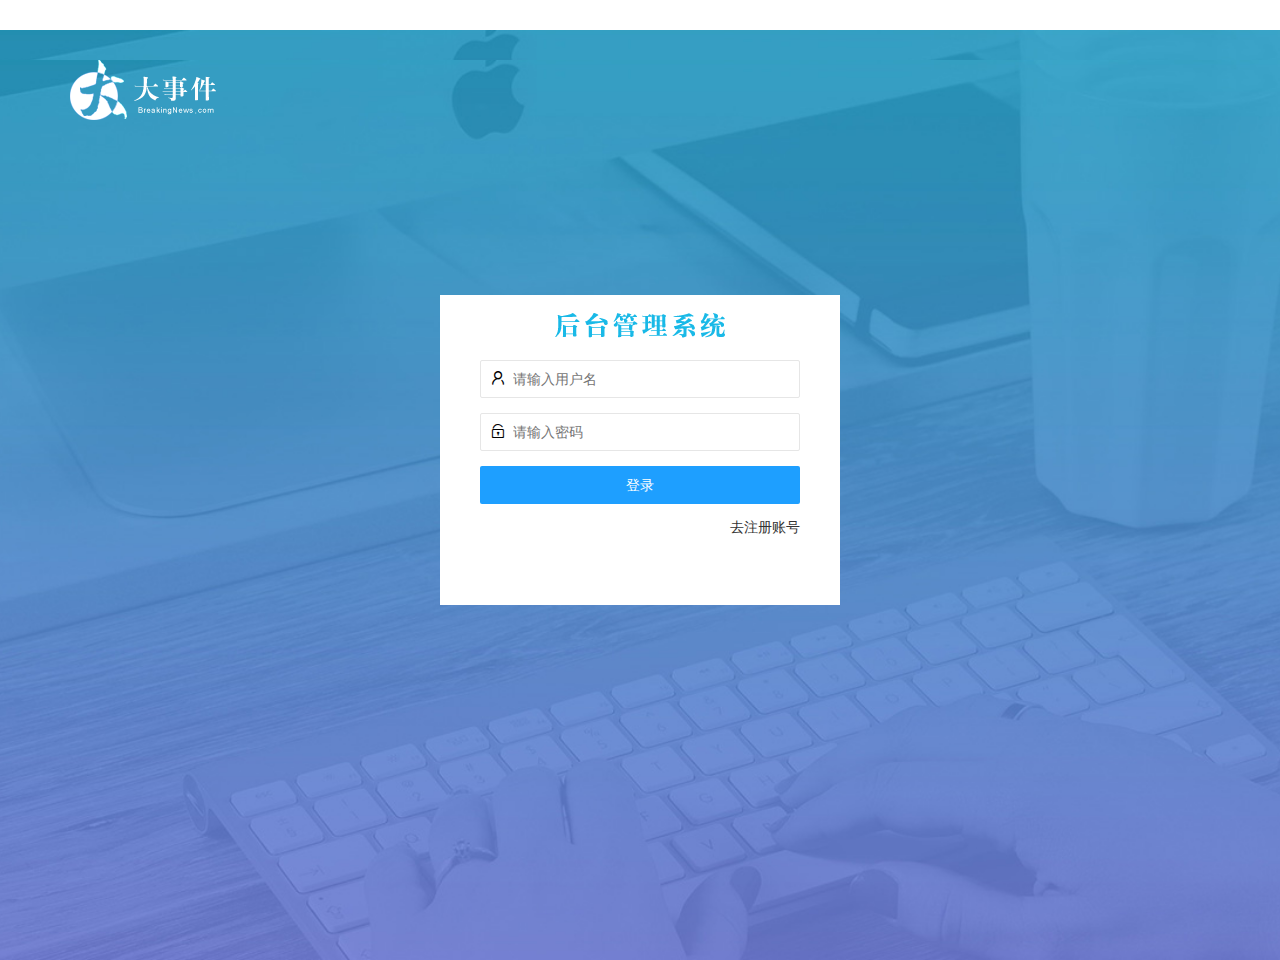
<file: login.html>
<!DOCTYPE html>
<html lang="en">

<head>
    <meta charset="UTF-8" />
    <meta name="viewport" content="width=device-width, initial-scale=1.0" />
    <title>大事件-登录/注册</title>
    <!-- 导入 LayUI 的样式 -->
    <link rel="stylesheet" href="/assets/lib/layui/css/layui.css">
    <!-- 导入自己的样式表 -->
    <link rel="stylesheet" href="/assets/css/login.css">
    <!-- 导入layui的js文件 -->
    <script src="/assets/lib/layui/layui.all.js"></script>
    <!-- 导入jquery文件 -->
    <script src="/assets/lib/jquery.js"></script>
    <!-- 导入自己封装的baseApi接口 -->
    <script src="/assets/js/baseApi.js"></script>
    <!-- 导入自己的js文件 -->
    <script src="/assets/js/login.js"></script>
</head>

<body>
    <!-- 头部的 Logo 区域 -->
    <div class="layui-main">
        <img src="/assets/images/logo.png" alt="" />
    </div>

    <!-- 登录注册区域 -->
    <div class="loginAndRegBox main">
        <div class="title-box">
        </div>
        <!-- 登录的div -->
        <div class="login-box">
            <!-- 登录的表单 -->
            <form class="layui-form" action="" id="form_login">
                <!-- 用户名 -->
                <div class="layui-form-item">
                    <i class="layui-icon layui-icon-username"></i>
                    <input type="text" name="username" required lay-verify="required" placeholder="请输入用户名" autocomplete="off" class="layui-input" />
                </div>
                <!-- 密码 -->
                <div class="layui-form-item">
                    <i class="layui-icon layui-icon-password"></i>
                    <input type="password" name="password" required lay-verify="required|pwd" placeholder="请输入密码" autocomplete="off" class="layui-input" />
                </div>
                <!-- 登录按钮 -->
                <div class="layui-form-item">
                    <!-- 注意：表单提交按钮和普通按钮的区别，就是 lay-submit 属性 -->
                    <button class="layui-btn layui-btn-fluid layui-btn-normal" lay-submit>登录</button>
                </div>
                <div class="layui-form-item links">
                    <a href="javascript:;" id="link_reg">去注册账号</a>
                </div>
            </form>
        </div>
        <!-- 注册的div -->
        <div class="reg-box">
            <!-- 注册的表单 -->
            <form class="layui-form" action="" id="form_reg">
                <!-- 用户名 -->
                <div class="layui-form-item">
                    <i class="layui-icon layui-icon-username"></i>
                    <input type="text" name="username" required lay-verify="required" placeholder="请输入用户名" autocomplete="off" class="layui-input" />
                </div>
                <!-- 密码 -->
                <div class="layui-form-item">
                    <i class="layui-icon layui-icon-password"></i>
                    <input type="password" name="password" required lay-verify="required|pwd" placeholder="请输入密码" autocomplete="off" class="layui-input" />
                </div>
                <div class="layui-form-item">
                    <i class="layui-icon layui-icon-password"></i>
                    <input type="password" name="repassword" required lay-verify="required|pwd|repwd" placeholder="请再次确认密码" autocomplete="off" class="layui-input" />
                </div>
                <!-- 注册按钮 -->
                <div class="layui-form-item">
                    <!-- 注意：表单提交按钮和普通按钮的区别，就是 lay-submit 属性 -->
                    <button class="layui-btn layui-btn-fluid layui-btn-normal" lay-submit>注册</button>
                </div>
                <div class="layui-form-item links">
                    <a href="javascript:;" id="link_login">去登录</a>
                </div>
            </form>
        </div>
    </div>
</body>

</html>
</file>
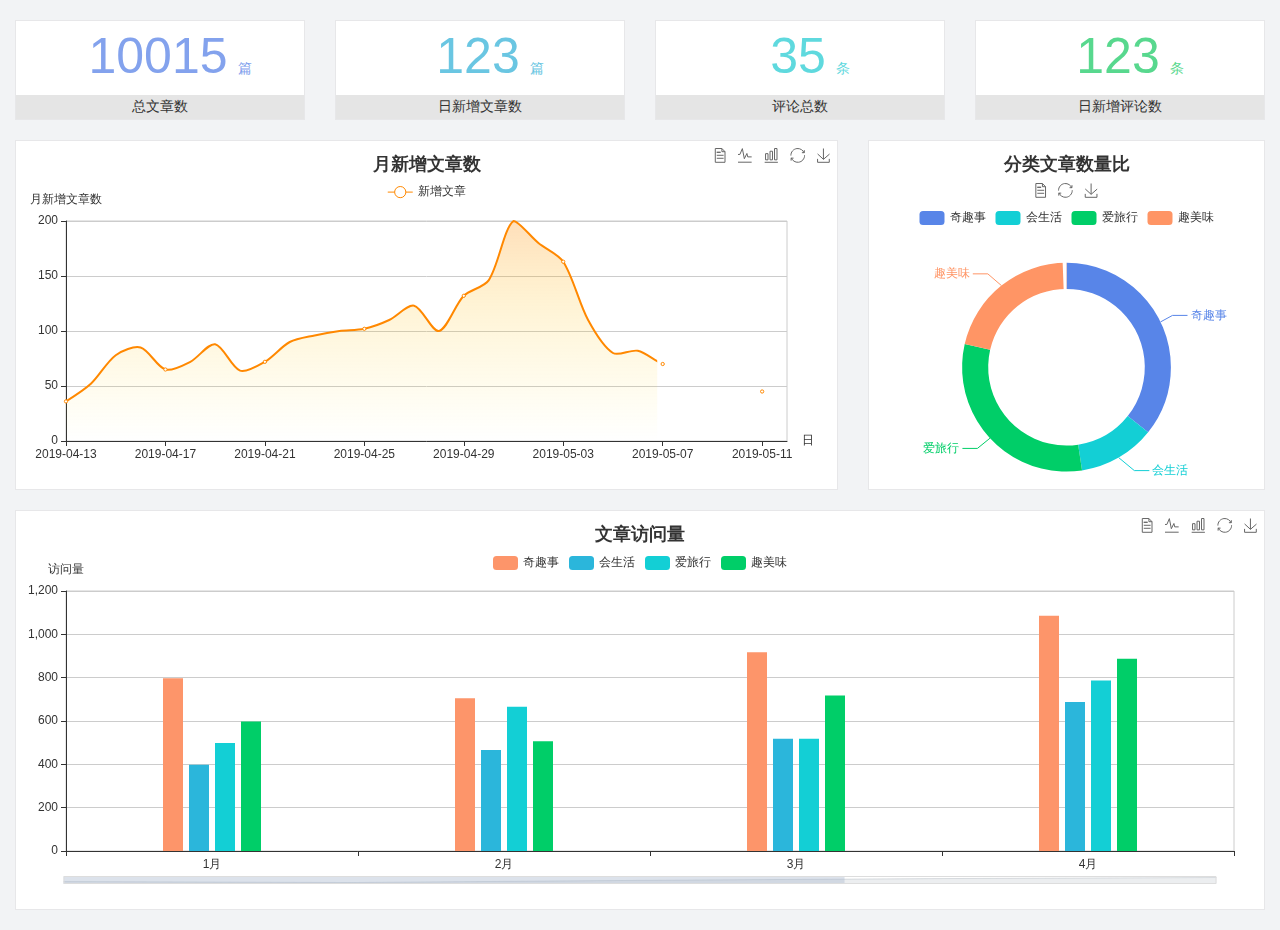
<file: home/dashboard.html>
<!DOCTYPE html>
<html lang="en">

<head>
  <meta charset="UTF-8">
  <meta name="viewport" content="width=device-width, initial-scale=1.0">
  <meta http-equiv="X-UA-Compatible" content="ie=edge">
  <title>图表统计</title>
  <link rel="stylesheet" href="../../assets/lib/bootstrap.css" />
  <link rel="stylesheet" href="../../assets/lib/main.css" />
  <script src="../../assets/lib/jquery.js"></script>
  <script type="text/javascript" src="../../assets/lib/echarts.min.js"></script>
</head>

<body>
  <div class="container-fluid">
    <div class="row spannel_list">
      <div class="col-sm-3 col-xs-6">
        <div class="spannel">
          <em>10015</em><span>篇</span>
          <b>总文章数</b>
        </div>
      </div>
      <div class="col-sm-3 col-xs-6">
        <div class="spannel scolor01">
          <em>123</em><span>篇</span>
          <b>日新增文章数</b>
        </div>
      </div>
      <div class="col-sm-3 col-xs-6">
        <div class="spannel scolor02">
          <em>35</em><span>条</span>
          <b>评论总数</b>
        </div>
      </div>
      <div class="col-sm-3 col-xs-6">
        <div class="spannel scolor03">
          <em>123</em><span>条</span>
          <b>日新增评论数</b>
        </div>
      </div>
    </div>
  </div>

  <div class="container-fluid">
    <div class="row curve-pie">
      <div class="col-lg-8 col-md-8">
        <div class="gragh_pannel" id="curve_show"></div>
      </div>
      <div class="col-lg-4 col-md-4">
        <div class="gragh_pannel" id="pie_show"></div>
      </div>
    </div>
  </div>

  <div class="container-fluid">
    <div class="column_pannel" id="column_show"></div>
  </div>

  <script>
    var oChart = echarts.init(document.getElementById('curve_show'));
    var aList_all = [
      { 'count': 36, 'date': '2019-04-13' },
      { 'count': 52, 'date': '2019-04-14' },
      { 'count': 78, 'date': '2019-04-15' },
      { 'count': 85, 'date': '2019-04-16' },
      { 'count': 65, 'date': '2019-04-17' },
      { 'count': 72, 'date': '2019-04-18' },
      { 'count': 88, 'date': '2019-04-19' },
      { 'count': 64, 'date': '2019-04-20' },
      { 'count': 72, 'date': '2019-04-21' },
      { 'count': 90, 'date': '2019-04-22' },
      { 'count': 96, 'date': '2019-04-23' },
      { 'count': 100, 'date': '2019-04-24' },
      { 'count': 102, 'date': '2019-04-25' },
      { 'count': 110, 'date': '2019-04-26' },
      { 'count': 123, 'date': '2019-04-27' },
      { 'count': 100, 'date': '2019-04-28' },
      { 'count': 132, 'date': '2019-04-29' },
      { 'count': 146, 'date': '2019-04-30' },
      { 'count': 200, 'date': '2019-05-01' },
      { 'count': 180, 'date': '2019-05-02' },
      { 'count': 163, 'date': '2019-05-03' },
      { 'count': 110, 'date': '2019-05-04' },
      { 'count': 80, 'date': '2019-05-05' },
      { 'count': 82, 'date': '2019-05-06' },
      { 'count': 70, 'date': '2019-05-07' },
      { 'count': 65, 'date': '2019-05-08' },
      { 'count': 54, 'date': '2019-05-09' },
      { 'count': 40, 'date': '2019-05-10' },
      { 'count': 45, 'date': '2019-05-11' },
      { 'count': 38, 'date': '2019-05-12' },
    ];

    let aCount = [];
    let aDate = [];

    for (var i = 0; i < aList_all.length; i++) {
      aCount.push(aList_all[i].count);
      aDate.push(aList_all[i].date);
    }

    var chartopt = {
      title: {
        text: '月新增文章数',
        left: 'center',
        top: '10'
      },
      tooltip: {
        trigger: 'axis'
      },
      legend: {
        data: ['新增文章'],
        top: '40'
      },
      toolbox: {
        show: true,
        feature: {
          mark: { show: true },
          dataView: { show: true, readOnly: false },
          magicType: { show: true, type: ['line', 'bar'] },
          restore: { show: true },
          saveAsImage: { show: true }
        }
      },
      calculable: true,
      xAxis: [
        {
          name: '日',
          type: 'category',
          boundaryGap: false,
          data: aDate
        }
      ],
      yAxis: [
        {
          name: '月新增文章数',
          type: 'value'
        }
      ],
      series: [
        {
          name: '新增文章',
          type: 'line',
          smooth: true,
          itemStyle: { normal: { areaStyle: { type: 'default' }, color: '#f80' }, lineStyle: { color: '#f80' } },
          data: aCount
        }],
      areaStyle: {
        normal: {
          color: new echarts.graphic.LinearGradient(0, 0, 0, 1, [{
            offset: 0,
            color: 'rgba(255,136,0,0.39)'
          }, {
            offset: .34,
            color: 'rgba(255,180,0,0.25)'
          }, {
            offset: 1,
            color: 'rgba(255,222,0,0.00)'
          }])

        }
      },
      grid: {
        show: true,
        x: 50,
        x2: 50,
        y: 80,
        height: 220
      }
    };

    oChart.setOption(chartopt);


    var oPie = echarts.init(document.getElementById('pie_show'));
    var oPieopt =
    {
      title: {
        top: 10,
        text: '分类文章数量比',
        x: 'center'
      },
      tooltip: {
        trigger: 'item',
        formatter: "{a} <br/>{b} : {c} ({d}%)"
      },
      color: ['#5885e8', '#13cfd5', '#00ce68', '#ff9565'],
      legend: {
        x: 'center',
        top: 65,
        data: ['奇趣事', '会生活', '爱旅行', '趣美味']
      },
      toolbox: {
        show: true,
        x: 'center',
        top: 35,
        feature: {
          mark: { show: true },
          dataView: { show: true, readOnly: false },
          magicType: {
            show: true,
            type: ['pie', 'funnel'],
            option: {
              funnel: {
                x: '25%',
                width: '50%',
                funnelAlign: 'left',
                max: 1548
              }
            }
          },
          restore: { show: true },
          saveAsImage: { show: true }
        }
      },
      calculable: true,
      series: [
        {
          name: '访问来源',
          type: 'pie',
          radius: ['45%', '60%'],
          center: ['50%', '65%'],
          data: [
            { value: 300, name: '奇趣事' },
            { value: 100, name: '会生活' },
            { value: 260, name: '爱旅行' },
            { value: 180, name: '趣美味' }
          ]
        }
      ]
    };
    oPie.setOption(oPieopt);



    var oColumn = this.echarts.init(document.getElementById('column_show'));
    var oColumnopt =
    {
      title: {
        text: '文章访问量',
        left: 'center',
        top: '10'
      },
      tooltip: {
        trigger: 'axis'
      },
      legend: {
        data: ['奇趣事', '会生活', '爱旅行', '趣美味'],
        top: '40'
      },
      toolbox: {
        show: true,
        feature: {
          mark: { show: true },
          dataView: { show: true, readOnly: false },
          magicType: { show: true, type: ['line', 'bar'] },
          restore: { show: true },
          saveAsImage: { show: true }
        }
      },
      calculable: true,
      xAxis: [
        {
          type: 'category',
          data: ['1月', '2月', '3月', '4月', '5月']
        }
      ],
      yAxis: [
        {
          name: '访问量',
          type: 'value'
        }
      ],
      series: [
        {
          name: '奇趣事',
          type: 'bar',
          barWidth: 20,
          itemStyle: {
            normal: { areaStyle: { type: 'default' }, color: '#fd956a' }
          },
          data: [800, 708, 920, 1090, 1200]
        },
        {
          name: '会生活',
          type: 'bar',
          barWidth: 20,
          itemStyle: {
            normal: { areaStyle: { type: 'default' }, color: '#2bb6db' }
          },
          data: [400, 468, 520, 690, 800]
        },
        {
          name: '爱旅行',
          type: 'bar',
          barWidth: 20,
          itemStyle: {
            normal: { areaStyle: { type: 'default' }, color: '#13cfd5' }
          },
          data: [500, 668, 520, 790, 900]
        },
        {
          name: '趣美味',
          type: 'bar',
          barWidth: 20,
          itemStyle: {
            normal: { areaStyle: { type: 'default' }, color: '#00ce68' }
          },
          data: [600, 508, 720, 890, 1000]
        }
      ],
      grid: {
        show: true,
        x: 50,
        x2: 30,
        y: 80,
        height: 260
      },
      dataZoom: [//给x轴设置滚动条
        {
          start: 0,//默认为0
          end: 100 - 1000 / 31,//默认为100
          type: 'slider',
          show: true,
          xAxisIndex: [0],
          handleSize: 0,//滑动条的 左右2个滑动条的大小
          height: 8,//组件高度
          left: 45, //左边的距离
          right: 50,//右边的距离
          bottom: 26,//右边的距离
          handleColor: '#ddd',//h滑动图标的颜色
          handleStyle: {
            borderColor: "#cacaca",
            borderWidth: "1",
            shadowBlur: 2,
            background: "#ddd",
            shadowColor: "#ddd",
          }
        }]
    };
    oColumn.setOption(oColumnopt);
  </script>
</body>

</html>
</file>
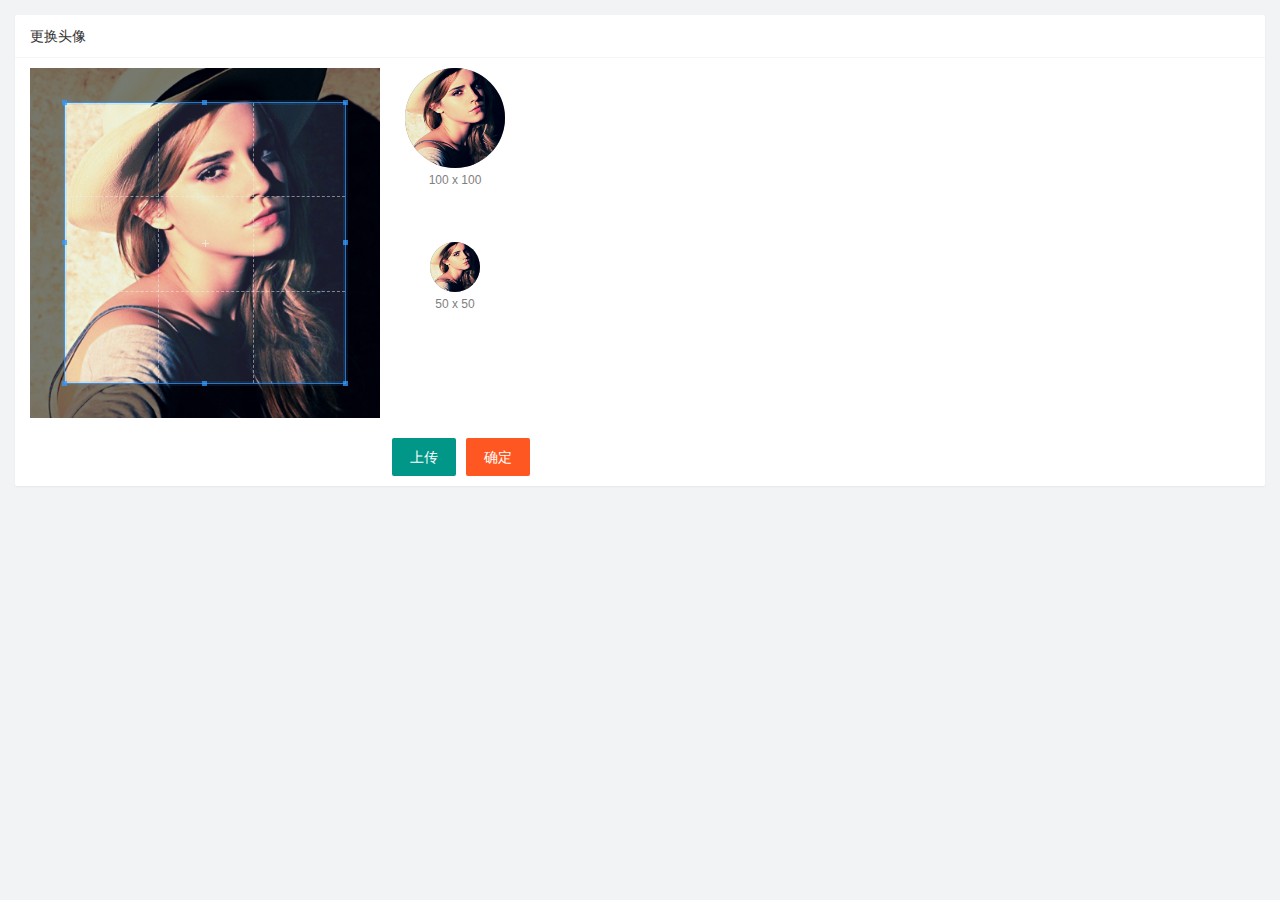
<file: user/user_avatar.html>
<!DOCTYPE html>
<html lang="en">

<head>
    <meta charset="UTF-8" />
    <meta name="viewport" content="width=device-width, initial-scale=1.0" />
    <title>Document</title>
    <link rel="stylesheet" href="/assets/lib/layui/css/layui.css" />
    <link rel="stylesheet" href="/assets/css/user/user_avatar.css" />
    <link rel="stylesheet" href="/assets/lib/cropper/cropper.css" />
</head>

<body>
    <!-- 卡片区域 -->
    <div class="layui-card">
        <div class="layui-card-header">更换头像</div>
        <div class="layui-card-body">
            <!-- 第一行的图片裁剪和预览区域 -->
            <div class="row1">
                <!-- 图片裁剪区域 -->
                <div class="cropper-box">
                    <!-- 这个 img 标签很重要，将来会把它初始化为裁剪区域 -->
                    <img id="image" src="/assets/images/sample.jpg" />
                </div>
                <!-- 图片的预览区域 -->
                <div class="preview-box">
                    <div>
                        <!-- 宽高为 100px 的预览区域 -->
                        <div class="img-preview w100"></div>
                        <p class="size">100 x 100</p>
                    </div>
                    <div>
                        <!-- 宽高为 50px 的预览区域 -->
                        <div class="img-preview w50"></div>
                        <p class="size">50 x 50</p>
                    </div>
                </div>
            </div>

            <!-- 第二行的按钮区域 -->
            <div class="row2">
                <!-- 隐藏起来的上传文件按钮 -->
                <input type="file" id="file" accept="image/png,image/jpeg">
                <button type="button" class="layui-btn btnFile">上传</button>
                <button type="button" class="layui-btn layui-btn-danger" id="btnUpload">确定</button>
            </div>
        </div>
    </div>

    <script src="/assets/lib/jquery.js"></script>
    <script src="/assets/lib/cropper/Cropper.js"></script>
    <script src="/assets/lib/cropper/jquery-cropper.js"></script>
    <script src="/assets/lib/layui/layui.all.js"></script>
    <script src="/assets/js/baseApi.js"></script>
    <script src="/assets/js/user/user_avatar.js"></script>

</body>

</html>
</file>
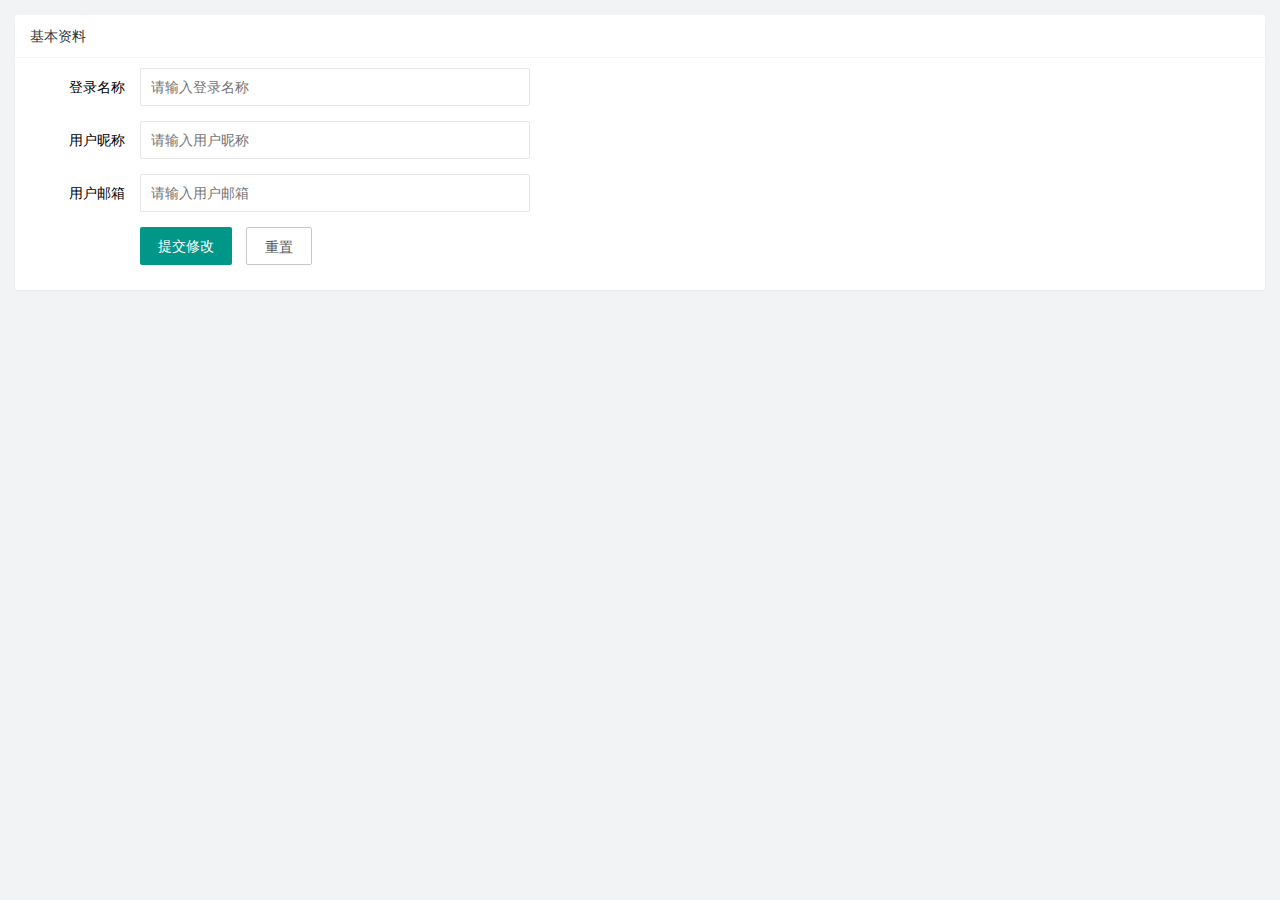
<file: user/user_info.html>
<!DOCTYPE html>
<html lang="en">

<head>
    <meta charset="UTF-8">
    <meta name="viewport" content="width=device-width, initial-scale=1.0">
    <title>Document</title>
    <!-- 导入layuicss文件 -->
    <link rel="stylesheet" href="/assets/lib/layui/css/layui.css">
    <!-- 导入自己的css文件 -->
    <link rel="stylesheet" href="/assets/css/user/user_info.css">
</head>

<body>
    <div class="layui-card">
        <div class="layui-card-header">基本资料</div>
        <div class="layui-card-body">
            <!-- form 表单区域 -->
            <form class="layui-form formCss" action="" lay-filter="formUserInfo">
                <!-- 这是隐藏域 保存用户的id值 -->
                <input type="hidden" name="id" value="" />
                <div class="layui-form-item">
                    <label class="layui-form-label">登录名称</label>
                    <div class="layui-input-block">
                        <input type="text" name="username" required lay-verify="required" placeholder="请输入登录名称" autocomplete="off" class="layui-input" readonly />
                    </div>
                </div>
                <div class="layui-form-item">
                    <label class="layui-form-label">用户昵称</label>
                    <div class="layui-input-block">
                        <input type="text" name="nickname" required lay-verify="required|nickname" placeholder="请输入用户昵称" autocomplete="off" class="layui-input" />
                    </div>
                </div>
                <div class="layui-form-item">
                    <label class="layui-form-label">用户邮箱</label>
                    <div class="layui-input-block">
                        <input type="text" name="email" required lay-verify="required|email" placeholder="请输入用户邮箱" autocomplete="off" class="layui-input" />
                    </div>
                </div>
                <div class="layui-form-item">
                    <div class="layui-input-block">
                        <button class="layui-btn" lay-submit lay-filter="formDemo">提交修改</button>
                        <button type="reset" class="layui-btn layui-btn-primary btnReset">重置</button>
                    </div>
                </div>
            </form>
        </div>
    </div>


    <!-- 导入 layui 的 js -->
    <script src="/assets/lib/layui/layui.all.js"></script>
    <!-- 导入 jquery -->
    <script src="/assets/lib/jquery.js"></script>
    <!-- 导入封装的baseApi -->
    <script src="/assets/js/baseApi.js"></script>
    <!-- 导入自己的 js -->
    <script src="/assets/js/user/user_info.js"></script>
</body>

</html>
</file>
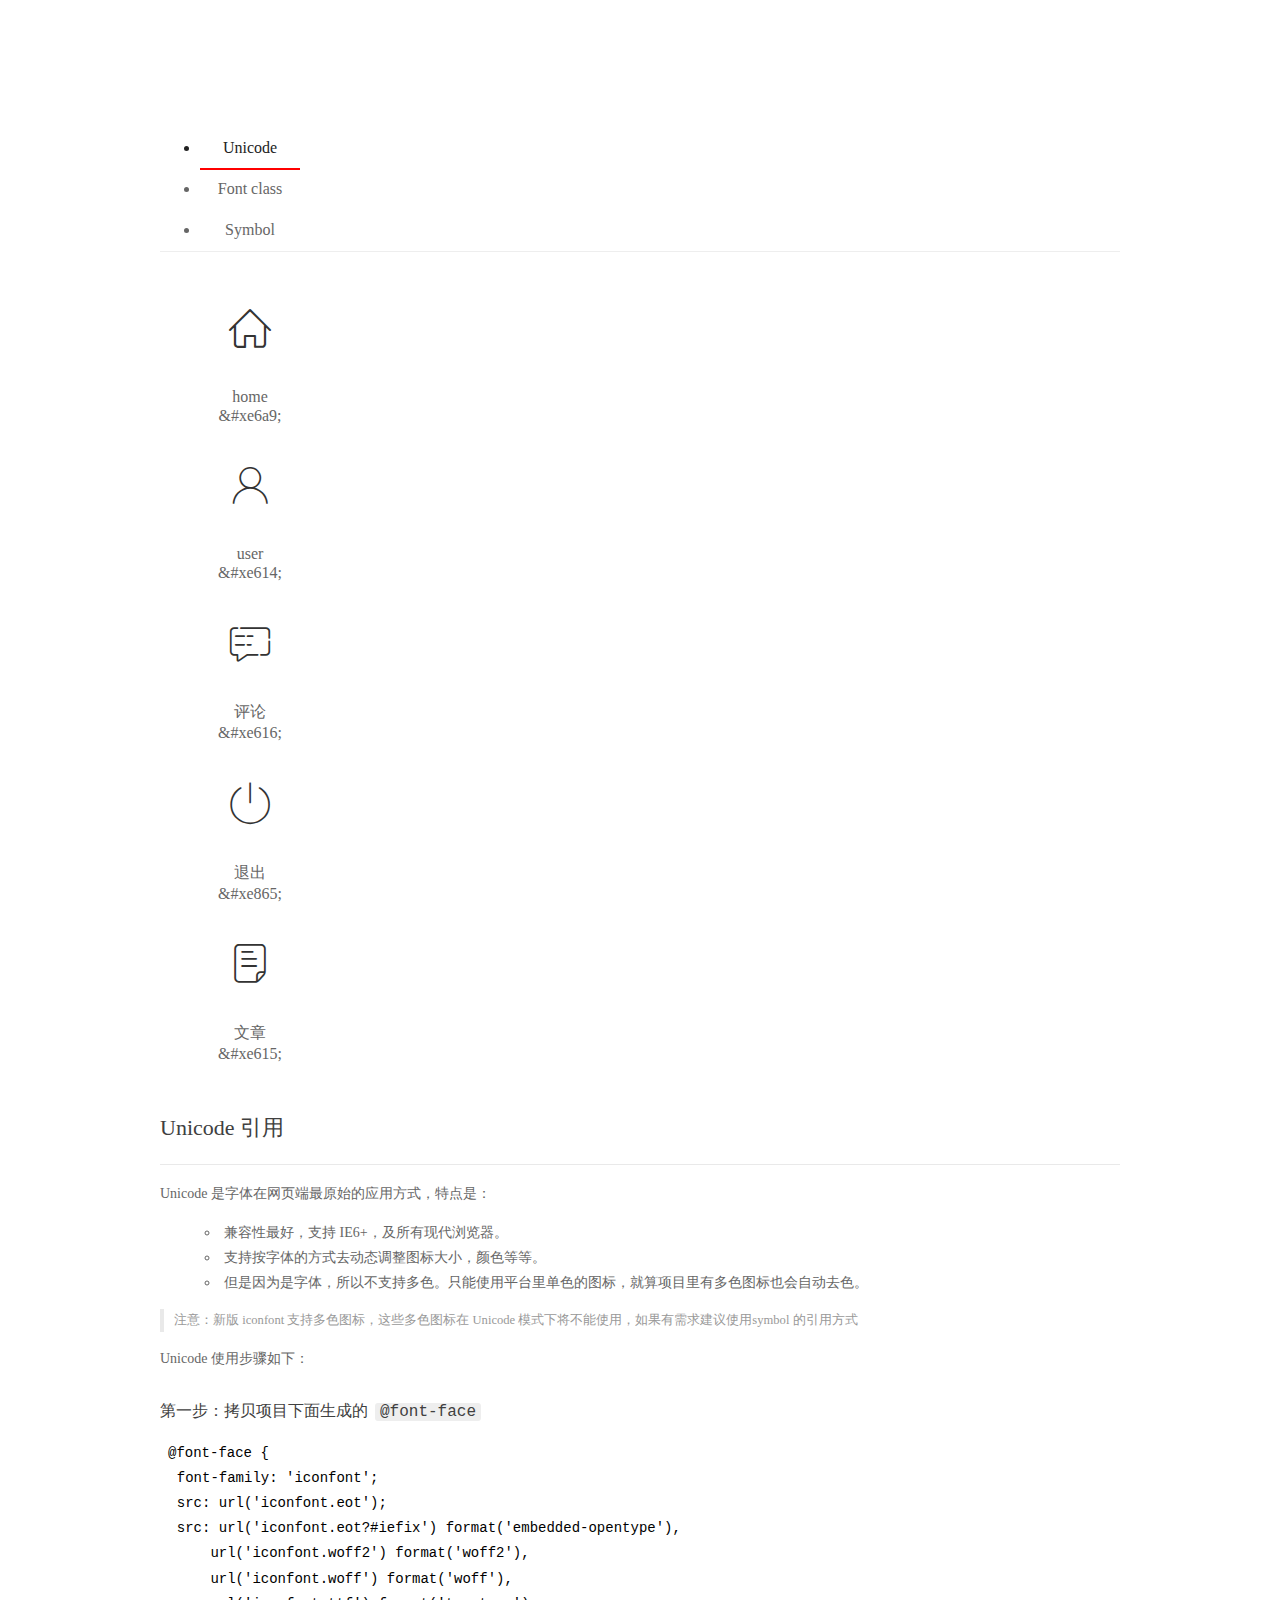
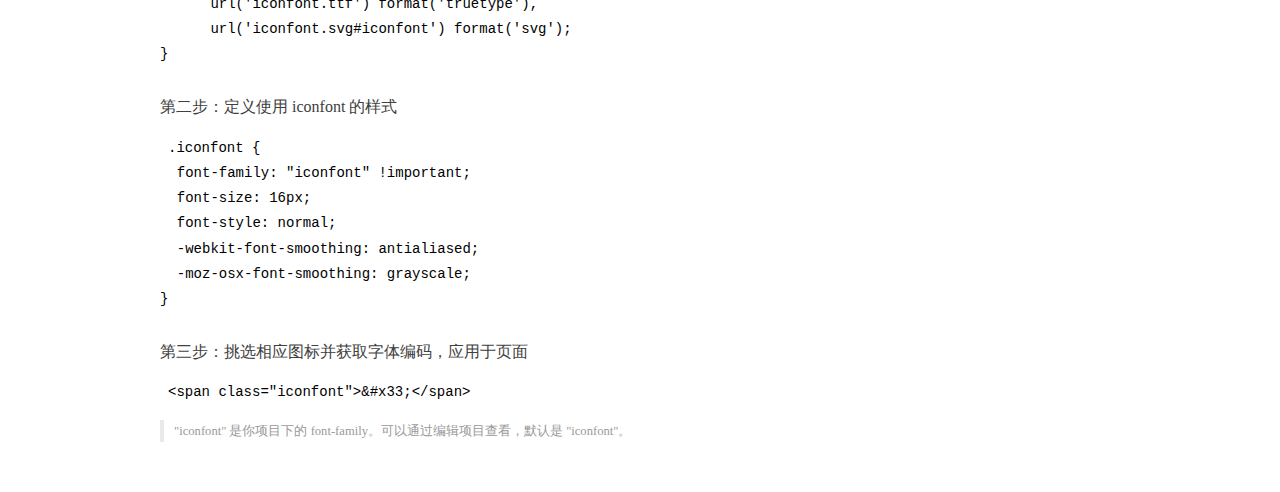
<file: assets/fonts/demo_index.html>
<!DOCTYPE html>
<html>
<head>
  <meta charset="utf-8"/>
  <title>IconFont Demo</title>
  <link rel="shortcut icon" href="https://gtms04.alicdn.com/tps/i4/TB1_oz6GVXXXXaFXpXXJDFnIXXX-64-64.ico" type="image/x-icon"/>
  <link rel="stylesheet" href="https://g.alicdn.com/thx/cube/1.3.2/cube.min.css">
  <link rel="stylesheet" href="demo.css">
  <link rel="stylesheet" href="iconfont.css">
  <script src="iconfont.js"></script>
  <!-- jQuery -->
  <script src="https://a1.alicdn.com/oss/uploads/2018/12/26/7bfddb60-08e8-11e9-9b04-53e73bb6408b.js"></script>
  <!-- 代码高亮 -->
  <script src="https://a1.alicdn.com/oss/uploads/2018/12/26/a3f714d0-08e6-11e9-8a15-ebf944d7534c.js"></script>
</head>
<body>
  <div class="main">
    <h1 class="logo"><a href="https://www.iconfont.cn/" title="iconfont 首页" target="_blank">&#xe86b;</a></h1>
    <div class="nav-tabs">
      <ul id="tabs" class="dib-box">
        <li class="dib active"><span>Unicode</span></li>
        <li class="dib"><span>Font class</span></li>
        <li class="dib"><span>Symbol</span></li>
      </ul>
      
    </div>
    <div class="tab-container">
      <div class="content unicode" style="display: block;">
          <ul class="icon_lists dib-box">
          
            <li class="dib">
              <span class="icon iconfont">&#xe6a9;</span>
                <div class="name">home</div>
                <div class="code-name">&amp;#xe6a9;</div>
              </li>
          
            <li class="dib">
              <span class="icon iconfont">&#xe614;</span>
                <div class="name">user</div>
                <div class="code-name">&amp;#xe614;</div>
              </li>
          
            <li class="dib">
              <span class="icon iconfont">&#xe616;</span>
                <div class="name">评论</div>
                <div class="code-name">&amp;#xe616;</div>
              </li>
          
            <li class="dib">
              <span class="icon iconfont">&#xe865;</span>
                <div class="name">退出</div>
                <div class="code-name">&amp;#xe865;</div>
              </li>
          
            <li class="dib">
              <span class="icon iconfont">&#xe615;</span>
                <div class="name">文章</div>
                <div class="code-name">&amp;#xe615;</div>
              </li>
          
          </ul>
          <div class="article markdown">
          <h2 id="unicode-">Unicode 引用</h2>
          <hr>

          <p>Unicode 是字体在网页端最原始的应用方式，特点是：</p>
          <ul>
            <li>兼容性最好，支持 IE6+，及所有现代浏览器。</li>
            <li>支持按字体的方式去动态调整图标大小，颜色等等。</li>
            <li>但是因为是字体，所以不支持多色。只能使用平台里单色的图标，就算项目里有多色图标也会自动去色。</li>
          </ul>
          <blockquote>
            <p>注意：新版 iconfont 支持多色图标，这些多色图标在 Unicode 模式下将不能使用，如果有需求建议使用symbol 的引用方式</p>
          </blockquote>
          <p>Unicode 使用步骤如下：</p>
          <h3 id="-font-face">第一步：拷贝项目下面生成的 <code>@font-face</code></h3>
<pre><code class="language-css"
>@font-face {
  font-family: 'iconfont';
  src: url('iconfont.eot');
  src: url('iconfont.eot?#iefix') format('embedded-opentype'),
      url('iconfont.woff2') format('woff2'),
      url('iconfont.woff') format('woff'),
      url('iconfont.ttf') format('truetype'),
      url('iconfont.svg#iconfont') format('svg');
}
</code></pre>
          <h3 id="-iconfont-">第二步：定义使用 iconfont 的样式</h3>
<pre><code class="language-css"
>.iconfont {
  font-family: "iconfont" !important;
  font-size: 16px;
  font-style: normal;
  -webkit-font-smoothing: antialiased;
  -moz-osx-font-smoothing: grayscale;
}
</code></pre>
          <h3 id="-">第三步：挑选相应图标并获取字体编码，应用于页面</h3>
<pre>
<code class="language-html"
>&lt;span class="iconfont"&gt;&amp;#x33;&lt;/span&gt;
</code></pre>
          <blockquote>
            <p>"iconfont" 是你项目下的 font-family。可以通过编辑项目查看，默认是 "iconfont"。</p>
          </blockquote>
          </div>
      </div>
      <div class="content font-class">
        <ul class="icon_lists dib-box">
          
          <li class="dib">
            <span class="icon iconfont icon-home"></span>
            <div class="name">
              home
            </div>
            <div class="code-name">.icon-home
            </div>
          </li>
          
          <li class="dib">
            <span class="icon iconfont icon-user"></span>
            <div class="name">
              user
            </div>
            <div class="code-name">.icon-user
            </div>
          </li>
          
          <li class="dib">
            <span class="icon iconfont icon-pinglun"></span>
            <div class="name">
              评论
            </div>
            <div class="code-name">.icon-pinglun
            </div>
          </li>
          
          <li class="dib">
            <span class="icon iconfont icon-tuichu"></span>
            <div class="name">
              退出
            </div>
            <div class="code-name">.icon-tuichu
            </div>
          </li>
          
          <li class="dib">
            <span class="icon iconfont icon-16"></span>
            <div class="name">
              文章
            </div>
            <div class="code-name">.icon-16
            </div>
          </li>
          
        </ul>
        <div class="article markdown">
        <h2 id="font-class-">font-class 引用</h2>
        <hr>

        <p>font-class 是 Unicode 使用方式的一种变种，主要是解决 Unicode 书写不直观，语意不明确的问题。</p>
        <p>与 Unicode 使用方式相比，具有如下特点：</p>
        <ul>
          <li>兼容性良好，支持 IE8+，及所有现代浏览器。</li>
          <li>相比于 Unicode 语意明确，书写更直观。可以很容易分辨这个 icon 是什么。</li>
          <li>因为使用 class 来定义图标，所以当要替换图标时，只需要修改 class 里面的 Unicode 引用。</li>
          <li>不过因为本质上还是使用的字体，所以多色图标还是不支持的。</li>
        </ul>
        <p>使用步骤如下：</p>
        <h3 id="-fontclass-">第一步：引入项目下面生成的 fontclass 代码：</h3>
<pre><code class="language-html">&lt;link rel="stylesheet" href="./iconfont.css"&gt;
</code></pre>
        <h3 id="-">第二步：挑选相应图标并获取类名，应用于页面：</h3>
<pre><code class="language-html">&lt;span class="iconfont icon-xxx"&gt;&lt;/span&gt;
</code></pre>
        <blockquote>
          <p>"
            iconfont" 是你项目下的 font-family。可以通过编辑项目查看，默认是 "iconfont"。</p>
        </blockquote>
      </div>
      </div>
      <div class="content symbol">
          <ul class="icon_lists dib-box">
          
            <li class="dib">
                <svg class="icon svg-icon" aria-hidden="true">
                  <use xlink:href="#icon-home"></use>
                </svg>
                <div class="name">home</div>
                <div class="code-name">#icon-home</div>
            </li>
          
            <li class="dib">
                <svg class="icon svg-icon" aria-hidden="true">
                  <use xlink:href="#icon-user"></use>
                </svg>
                <div class="name">user</div>
                <div class="code-name">#icon-user</div>
            </li>
          
            <li class="dib">
                <svg class="icon svg-icon" aria-hidden="true">
                  <use xlink:href="#icon-pinglun"></use>
                </svg>
                <div class="name">评论</div>
                <div class="code-name">#icon-pinglun</div>
            </li>
          
            <li class="dib">
                <svg class="icon svg-icon" aria-hidden="true">
                  <use xlink:href="#icon-tuichu"></use>
                </svg>
                <div class="name">退出</div>
                <div class="code-name">#icon-tuichu</div>
            </li>
          
            <li class="dib">
                <svg class="icon svg-icon" aria-hidden="true">
                  <use xlink:href="#icon-16"></use>
                </svg>
                <div class="name">文章</div>
                <div class="code-name">#icon-16</div>
            </li>
          
          </ul>
          <div class="article markdown">
          <h2 id="symbol-">Symbol 引用</h2>
          <hr>

          <p>这是一种全新的使用方式，应该说这才是未来的主流，也是平台目前推荐的用法。相关介绍可以参考这篇<a href="">文章</a>
            这种用法其实是做了一个 SVG 的集合，与另外两种相比具有如下特点：</p>
          <ul>
            <li>支持多色图标了，不再受单色限制。</li>
            <li>通过一些技巧，支持像字体那样，通过 <code>font-size</code>, <code>color</code> 来调整样式。</li>
            <li>兼容性较差，支持 IE9+，及现代浏览器。</li>
            <li>浏览器渲染 SVG 的性能一般，还不如 png。</li>
          </ul>
          <p>使用步骤如下：</p>
          <h3 id="-symbol-">第一步：引入项目下面生成的 symbol 代码：</h3>
<pre><code class="language-html">&lt;script src="./iconfont.js"&gt;&lt;/script&gt;
</code></pre>
          <h3 id="-css-">第二步：加入通用 CSS 代码（引入一次就行）：</h3>
<pre><code class="language-html">&lt;style&gt;
.icon {
  width: 1em;
  height: 1em;
  vertical-align: -0.15em;
  fill: currentColor;
  overflow: hidden;
}
&lt;/style&gt;
</code></pre>
          <h3 id="-">第三步：挑选相应图标并获取类名，应用于页面：</h3>
<pre><code class="language-html">&lt;svg class="icon" aria-hidden="true"&gt;
  &lt;use xlink:href="#icon-xxx"&gt;&lt;/use&gt;
&lt;/svg&gt;
</code></pre>
          </div>
      </div>

    </div>
  </div>
  <script>
  $(document).ready(function () {
      $('.tab-container .content:first').show()

      $('#tabs li').click(function (e) {
        var tabContent = $('.tab-container .content')
        var index = $(this).index()

        if ($(this).hasClass('active')) {
          return
        } else {
          $('#tabs li').removeClass('active')
          $(this).addClass('active')

          tabContent.hide().eq(index).fadeIn()
        }
      })
    })
  </script>
</body>
</html>
</file>
<file: assets/lib/layui/css/layui.css>
/** layui-v2.5.5 MIT License By https://www.layui.com */
 .layui-inline,img{display:inline-block;vertical-align:middle}h1,h2,h3,h4,h5,h6{font-weight:400}.layui-edge,.layui-header,.layui-inline,.layui-main{position:relative}.layui-body,.layui-edge,.layui-elip{overflow:hidden}.layui-btn,.layui-edge,.layui-inline,img{vertical-align:middle}.layui-btn,.layui-disabled,.layui-icon,.layui-unselect{-moz-user-select:none;-webkit-user-select:none;-ms-user-select:none}.layui-elip,.layui-form-checkbox span,.layui-form-pane .layui-form-label{text-overflow:ellipsis;white-space:nowrap}.layui-breadcrumb,.layui-tree-btnGroup{visibility:hidden}blockquote,body,button,dd,div,dl,dt,form,h1,h2,h3,h4,h5,h6,input,li,ol,p,pre,td,textarea,th,ul{margin:0;padding:0;-webkit-tap-highlight-color:rgba(0,0,0,0)}a:active,a:hover{outline:0}img{border:none}li{list-style:none}table{border-collapse:collapse;border-spacing:0}h4,h5,h6{font-size:100%}button,input,optgroup,option,select,textarea{font-family:inherit;font-size:inherit;font-style:inherit;font-weight:inherit;outline:0}pre{white-space:pre-wrap;white-space:-moz-pre-wrap;white-space:-pre-wrap;white-space:-o-pre-wrap;word-wrap:break-word}body{line-height:24px;font:14px Helvetica Neue,Helvetica,PingFang SC,Tahoma,Arial,sans-serif}hr{height:1px;margin:10px 0;border:0;clear:both}a{color:#333;text-decoration:none}a:hover{color:#777}a cite{font-style:normal;*cursor:pointer}.layui-border-box,.layui-border-box *{box-sizing:border-box}.layui-box,.layui-box *{box-sizing:content-box}.layui-clear{clear:both;*zoom:1}.layui-clear:after{content:'\20';clear:both;*zoom:1;display:block;height:0}.layui-inline{*display:inline;*zoom:1}.layui-edge{display:inline-block;width:0;height:0;border-width:6px;border-style:dashed;border-color:transparent}.layui-edge-top{top:-4px;border-bottom-color:#999;border-bottom-style:solid}.layui-edge-right{border-left-color:#999;border-left-style:solid}.layui-edge-bottom{top:2px;border-top-color:#999;border-top-style:solid}.layui-edge-left{border-right-color:#999;border-right-style:solid}.layui-disabled,.layui-disabled:hover{color:#d2d2d2!important;cursor:not-allowed!important}.layui-circle{border-radius:100%}.layui-show{display:block!important}.layui-hide{display:none!important}@font-face{font-family:layui-icon;src:url(../font/iconfont.eot?v=250);src:url(../font/iconfont.eot?v=250#iefix) format('embedded-opentype'),url(../font/iconfont.woff2?v=250) format('woff2'),url(../font/iconfont.woff?v=250) format('woff'),url(../font/iconfont.ttf?v=250) format('truetype'),url(../font/iconfont.svg?v=250#layui-icon) format('svg')}.layui-icon{font-family:layui-icon!important;font-size:16px;font-style:normal;-webkit-font-smoothing:antialiased;-moz-osx-font-smoothing:grayscale}.layui-icon-reply-fill:before{content:"\e611"}.layui-icon-set-fill:before{content:"\e614"}.layui-icon-menu-fill:before{content:"\e60f"}.layui-icon-search:before{content:"\e615"}.layui-icon-share:before{content:"\e641"}.layui-icon-set-sm:before{content:"\e620"}.layui-icon-engine:before{content:"\e628"}.layui-icon-close:before{content:"\1006"}.layui-icon-close-fill:before{content:"\1007"}.layui-icon-chart-screen:before{content:"\e629"}.layui-icon-star:before{content:"\e600"}.layui-icon-circle-dot:before{content:"\e617"}.layui-icon-chat:before{content:"\e606"}.layui-icon-release:before{content:"\e609"}.layui-icon-list:before{content:"\e60a"}.layui-icon-chart:before{content:"\e62c"}.layui-icon-ok-circle:before{content:"\1005"}.layui-icon-layim-theme:before{content:"\e61b"}.layui-icon-table:before{content:"\e62d"}.layui-icon-right:before{content:"\e602"}.layui-icon-left:before{content:"\e603"}.layui-icon-cart-simple:before{content:"\e698"}.layui-icon-face-cry:before{content:"\e69c"}.layui-icon-face-smile:before{content:"\e6af"}.layui-icon-survey:before{content:"\e6b2"}.layui-icon-tree:before{content:"\e62e"}.layui-icon-upload-circle:before{content:"\e62f"}.layui-icon-add-circle:before{content:"\e61f"}.layui-icon-download-circle:before{content:"\e601"}.layui-icon-templeate-1:before{content:"\e630"}.layui-icon-util:before{content:"\e631"}.layui-icon-face-surprised:before{content:"\e664"}.layui-icon-edit:before{content:"\e642"}.layui-icon-speaker:before{content:"\e645"}.layui-icon-down:before{content:"\e61a"}.layui-icon-file:before{content:"\e621"}.layui-icon-layouts:before{content:"\e632"}.layui-icon-rate-half:before{content:"\e6c9"}.layui-icon-add-circle-fine:before{content:"\e608"}.layui-icon-prev-circle:before{content:"\e633"}.layui-icon-read:before{content:"\e705"}.layui-icon-404:before{content:"\e61c"}.layui-icon-carousel:before{content:"\e634"}.layui-icon-help:before{content:"\e607"}.layui-icon-code-circle:before{content:"\e635"}.layui-icon-water:before{content:"\e636"}.layui-icon-username:before{content:"\e66f"}.layui-icon-find-fill:before{content:"\e670"}.layui-icon-about:before{content:"\e60b"}.layui-icon-location:before{content:"\e715"}.layui-icon-up:before{content:"\e619"}.layui-icon-pause:before{content:"\e651"}.layui-icon-date:before{content:"\e637"}.layui-icon-layim-uploadfile:before{content:"\e61d"}.layui-icon-delete:before{content:"\e640"}.layui-icon-play:before{content:"\e652"}.layui-icon-top:before{content:"\e604"}.layui-icon-friends:before{content:"\e612"}.layui-icon-refresh-3:before{content:"\e9aa"}.layui-icon-ok:before{content:"\e605"}.layui-icon-layer:before{content:"\e638"}.layui-icon-face-smile-fine:before{content:"\e60c"}.layui-icon-dollar:before{content:"\e659"}.layui-icon-group:before{content:"\e613"}.layui-icon-layim-download:before{content:"\e61e"}.layui-icon-picture-fine:before{content:"\e60d"}.layui-icon-link:before{content:"\e64c"}.layui-icon-diamond:before{content:"\e735"}.layui-icon-log:before{content:"\e60e"}.layui-icon-rate-solid:before{content:"\e67a"}.layui-icon-fonts-del:before{content:"\e64f"}.layui-icon-unlink:before{content:"\e64d"}.layui-icon-fonts-clear:before{content:"\e639"}.layui-icon-triangle-r:before{content:"\e623"}.layui-icon-circle:before{content:"\e63f"}.layui-icon-radio:before{content:"\e643"}.layui-icon-align-center:before{content:"\e647"}.layui-icon-align-right:before{content:"\e648"}.layui-icon-align-left:before{content:"\e649"}.layui-icon-loading-1:before{content:"\e63e"}.layui-icon-return:before{content:"\e65c"}.layui-icon-fonts-strong:before{content:"\e62b"}.layui-icon-upload:before{content:"\e67c"}.layui-icon-dialogue:before{content:"\e63a"}.layui-icon-video:before{content:"\e6ed"}.layui-icon-headset:before{content:"\e6fc"}.layui-icon-cellphone-fine:before{content:"\e63b"}.layui-icon-add-1:before{content:"\e654"}.layui-icon-face-smile-b:before{content:"\e650"}.layui-icon-fonts-html:before{content:"\e64b"}.layui-icon-form:before{content:"\e63c"}.layui-icon-cart:before{content:"\e657"}.layui-icon-camera-fill:before{content:"\e65d"}.layui-icon-tabs:before{content:"\e62a"}.layui-icon-fonts-code:before{content:"\e64e"}.layui-icon-fire:before{content:"\e756"}.layui-icon-set:before{content:"\e716"}.layui-icon-fonts-u:before{content:"\e646"}.layui-icon-triangle-d:before{content:"\e625"}.layui-icon-tips:before{content:"\e702"}.layui-icon-picture:before{content:"\e64a"}.layui-icon-more-vertical:before{content:"\e671"}.layui-icon-flag:before{content:"\e66c"}.layui-icon-loading:before{content:"\e63d"}.layui-icon-fonts-i:before{content:"\e644"}.layui-icon-refresh-1:before{content:"\e666"}.layui-icon-rmb:before{content:"\e65e"}.layui-icon-home:before{content:"\e68e"}.layui-icon-user:before{content:"\e770"}.layui-icon-notice:before{content:"\e667"}.layui-icon-login-weibo:before{content:"\e675"}.layui-icon-voice:before{content:"\e688"}.layui-icon-upload-drag:before{content:"\e681"}.layui-icon-login-qq:before{content:"\e676"}.layui-icon-snowflake:before{content:"\e6b1"}.layui-icon-file-b:before{content:"\e655"}.layui-icon-template:before{content:"\e663"}.layui-icon-auz:before{content:"\e672"}.layui-icon-console:before{content:"\e665"}.layui-icon-app:before{content:"\e653"}.layui-icon-prev:before{content:"\e65a"}.layui-icon-website:before{content:"\e7ae"}.layui-icon-next:before{content:"\e65b"}.layui-icon-component:before{content:"\e857"}.layui-icon-more:before{content:"\e65f"}.layui-icon-login-wechat:before{content:"\e677"}.layui-icon-shrink-right:before{content:"\e668"}.layui-icon-spread-left:before{content:"\e66b"}.layui-icon-camera:before{content:"\e660"}.layui-icon-note:before{content:"\e66e"}.layui-icon-refresh:before{content:"\e669"}.layui-icon-female:before{content:"\e661"}.layui-icon-male:before{content:"\e662"}.layui-icon-password:before{content:"\e673"}.layui-icon-senior:before{content:"\e674"}.layui-icon-theme:before{content:"\e66a"}.layui-icon-tread:before{content:"\e6c5"}.layui-icon-praise:before{content:"\e6c6"}.layui-icon-star-fill:before{content:"\e658"}.layui-icon-rate:before{content:"\e67b"}.layui-icon-template-1:before{content:"\e656"}.layui-icon-vercode:before{content:"\e679"}.layui-icon-cellphone:before{content:"\e678"}.layui-icon-screen-full:before{content:"\e622"}.layui-icon-screen-restore:before{content:"\e758"}.layui-icon-cols:before{content:"\e610"}.layui-icon-export:before{content:"\e67d"}.layui-icon-print:before{content:"\e66d"}.layui-icon-slider:before{content:"\e714"}.layui-icon-addition:before{content:"\e624"}.layui-icon-subtraction:before{content:"\e67e"}.layui-icon-service:before{content:"\e626"}.layui-icon-transfer:before{content:"\e691"}.layui-main{width:1140px;margin:0 auto}.layui-header{z-index:1000;height:60px}.layui-header a:hover{transition:all .5s;-webkit-transition:all .5s}.layui-side{position:fixed;left:0;top:0;bottom:0;z-index:999;width:200px;overflow-x:hidden}.layui-side-scroll{position:relative;width:220px;height:100%;overflow-x:hidden}.layui-body{position:absolute;left:200px;right:0;top:0;bottom:0;z-index:998;width:auto;overflow-y:auto;box-sizing:border-box}.layui-layout-body{overflow:hidden}.layui-layout-admin .layui-header{background-color:#23262E}.layui-layout-admin .layui-side{top:60px;width:200px;overflow-x:hidden}.layui-layout-admin .layui-body{position:fixed;top:60px;bottom:44px}.layui-layout-admin .layui-main{width:auto;margin:0 15px}.layui-layout-admin .layui-footer{position:fixed;left:200px;right:0;bottom:0;height:44px;line-height:44px;padding:0 15px;background-color:#eee}.layui-layout-admin .layui-logo{position:absolute;left:0;top:0;width:200px;height:100%;line-height:60px;text-align:center;color:#009688;font-size:16px}.layui-layout-admin .layui-header .layui-nav{background:0 0}.layui-layout-left{position:absolute!important;left:200px;top:0}.layui-layout-right{position:absolute!important;right:0;top:0}.layui-container{position:relative;margin:0 auto;padding:0 15px;box-sizing:border-box}.layui-fluid{position:relative;margin:0 auto;padding:0 15px}.layui-row:after,.layui-row:before{content:'';display:block;clear:both}.layui-col-lg1,.layui-col-lg10,.layui-col-lg11,.layui-col-lg12,.layui-col-lg2,.layui-col-lg3,.layui-col-lg4,.layui-col-lg5,.layui-col-lg6,.layui-col-lg7,.layui-col-lg8,.layui-col-lg9,.layui-col-md1,.layui-col-md10,.layui-col-md11,.layui-col-md12,.layui-col-md2,.layui-col-md3,.layui-col-md4,.layui-col-md5,.layui-col-md6,.layui-col-md7,.layui-col-md8,.layui-col-md9,.layui-col-sm1,.layui-col-sm10,.layui-col-sm11,.layui-col-sm12,.layui-col-sm2,.layui-col-sm3,.layui-col-sm4,.layui-col-sm5,.layui-col-sm6,.layui-col-sm7,.layui-col-sm8,.layui-col-sm9,.layui-col-xs1,.layui-col-xs10,.layui-col-xs11,.layui-col-xs12,.layui-col-xs2,.layui-col-xs3,.layui-col-xs4,.layui-col-xs5,.layui-col-xs6,.layui-col-xs7,.layui-col-xs8,.layui-col-xs9{position:relative;display:block;box-sizing:border-box}.layui-col-xs1,.layui-col-xs10,.layui-col-xs11,.layui-col-xs12,.layui-col-xs2,.layui-col-xs3,.layui-col-xs4,.layui-col-xs5,.layui-col-xs6,.layui-col-xs7,.layui-col-xs8,.layui-col-xs9{float:left}.layui-col-xs1{width:8.33333333%}.layui-col-xs2{width:16.66666667%}.layui-col-xs3{width:25%}.layui-col-xs4{width:33.33333333%}.layui-col-xs5{width:41.66666667%}.layui-col-xs6{width:50%}.layui-col-xs7{width:58.33333333%}.layui-col-xs8{width:66.66666667%}.layui-col-xs9{width:75%}.layui-col-xs10{width:83.33333333%}.layui-col-xs11{width:91.66666667%}.layui-col-xs12{width:100%}.layui-col-xs-offset1{margin-left:8.33333333%}.layui-col-xs-offset2{margin-left:16.66666667%}.layui-col-xs-offset3{margin-left:25%}.layui-col-xs-offset4{margin-left:33.33333333%}.layui-col-xs-offset5{margin-left:41.66666667%}.layui-col-xs-offset6{margin-left:50%}.layui-col-xs-offset7{margin-left:58.33333333%}.layui-col-xs-offset8{margin-left:66.66666667%}.layui-col-xs-offset9{margin-left:75%}.layui-col-xs-offset10{margin-left:83.33333333%}.layui-col-xs-offset11{margin-left:91.66666667%}.layui-col-xs-offset12{margin-left:100%}@media screen and (max-width:768px){.layui-hide-xs{display:none!important}.layui-show-xs-block{display:block!important}.layui-show-xs-inline{display:inline!important}.layui-show-xs-inline-block{display:inline-block!important}}@media screen and (min-width:768px){.layui-container{width:750px}.layui-hide-sm{display:none!important}.layui-show-sm-block{display:block!important}.layui-show-sm-inline{display:inline!important}.layui-show-sm-inline-block{display:inline-block!important}.layui-col-sm1,.layui-col-sm10,.layui-col-sm11,.layui-col-sm12,.layui-col-sm2,.layui-col-sm3,.layui-col-sm4,.layui-col-sm5,.layui-col-sm6,.layui-col-sm7,.layui-col-sm8,.layui-col-sm9{float:left}.layui-col-sm1{width:8.33333333%}.layui-col-sm2{width:16.66666667%}.layui-col-sm3{width:25%}.layui-col-sm4{width:33.33333333%}.layui-col-sm5{width:41.66666667%}.layui-col-sm6{width:50%}.layui-col-sm7{width:58.33333333%}.layui-col-sm8{width:66.66666667%}.layui-col-sm9{width:75%}.layui-col-sm10{width:83.33333333%}.layui-col-sm11{width:91.66666667%}.layui-col-sm12{width:100%}.layui-col-sm-offset1{margin-left:8.33333333%}.layui-col-sm-offset2{margin-left:16.66666667%}.layui-col-sm-offset3{margin-left:25%}.layui-col-sm-offset4{margin-left:33.33333333%}.layui-col-sm-offset5{margin-left:41.66666667%}.layui-col-sm-offset6{margin-left:50%}.layui-col-sm-offset7{margin-left:58.33333333%}.layui-col-sm-offset8{margin-left:66.66666667%}.layui-col-sm-offset9{margin-left:75%}.layui-col-sm-offset10{margin-left:83.33333333%}.layui-col-sm-offset11{margin-left:91.66666667%}.layui-col-sm-offset12{margin-left:100%}}@media screen and (min-width:992px){.layui-container{width:970px}.layui-hide-md{display:none!important}.layui-show-md-block{display:block!important}.layui-show-md-inline{display:inline!important}.layui-show-md-inline-block{display:inline-block!important}.layui-col-md1,.layui-col-md10,.layui-col-md11,.layui-col-md12,.layui-col-md2,.layui-col-md3,.layui-col-md4,.layui-col-md5,.layui-col-md6,.layui-col-md7,.layui-col-md8,.layui-col-md9{float:left}.layui-col-md1{width:8.33333333%}.layui-col-md2{width:16.66666667%}.layui-col-md3{width:25%}.layui-col-md4{width:33.33333333%}.layui-col-md5{width:41.66666667%}.layui-col-md6{width:50%}.layui-col-md7{width:58.33333333%}.layui-col-md8{width:66.66666667%}.layui-col-md9{width:75%}.layui-col-md10{width:83.33333333%}.layui-col-md11{width:91.66666667%}.layui-col-md12{width:100%}.layui-col-md-offset1{margin-left:8.33333333%}.layui-col-md-offset2{margin-left:16.66666667%}.layui-col-md-offset3{margin-left:25%}.layui-col-md-offset4{margin-left:33.33333333%}.layui-col-md-offset5{margin-left:41.66666667%}.layui-col-md-offset6{margin-left:50%}.layui-col-md-offset7{margin-left:58.33333333%}.layui-col-md-offset8{margin-left:66.66666667%}.layui-col-md-offset9{margin-left:75%}.layui-col-md-offset10{margin-left:83.33333333%}.layui-col-md-offset11{margin-left:91.66666667%}.layui-col-md-offset12{margin-left:100%}}@media screen and (min-width:1200px){.layui-container{width:1170px}.layui-hide-lg{display:none!important}.layui-show-lg-block{display:block!important}.layui-show-lg-inline{display:inline!important}.layui-show-lg-inline-block{display:inline-block!important}.layui-col-lg1,.layui-col-lg10,.layui-col-lg11,.layui-col-lg12,.layui-col-lg2,.layui-col-lg3,.layui-col-lg4,.layui-col-lg5,.layui-col-lg6,.layui-col-lg7,.layui-col-lg8,.layui-col-lg9{float:left}.layui-col-lg1{width:8.33333333%}.layui-col-lg2{width:16.66666667%}.layui-col-lg3{width:25%}.layui-col-lg4{width:33.33333333%}.layui-col-lg5{width:41.66666667%}.layui-col-lg6{width:50%}.layui-col-lg7{width:58.33333333%}.layui-col-lg8{width:66.66666667%}.layui-col-lg9{width:75%}.layui-col-lg10{width:83.33333333%}.layui-col-lg11{width:91.66666667%}.layui-col-lg12{width:100%}.layui-col-lg-offset1{margin-left:8.33333333%}.layui-col-lg-offset2{margin-left:16.66666667%}.layui-col-lg-offset3{margin-left:25%}.layui-col-lg-offset4{margin-left:33.33333333%}.layui-col-lg-offset5{margin-left:41.66666667%}.layui-col-lg-offset6{margin-left:50%}.layui-col-lg-offset7{margin-left:58.33333333%}.layui-col-lg-offset8{margin-left:66.66666667%}.layui-col-lg-offset9{margin-left:75%}.layui-col-lg-offset10{margin-left:83.33333333%}.layui-col-lg-offset11{margin-left:91.66666667%}.layui-col-lg-offset12{margin-left:100%}}.layui-col-space1{margin:-.5px}.layui-col-space1>*{padding:.5px}.layui-col-space3{margin:-1.5px}.layui-col-space3>*{padding:1.5px}.layui-col-space5{margin:-2.5px}.layui-col-space5>*{padding:2.5px}.layui-col-space8{margin:-3.5px}.layui-col-space8>*{padding:3.5px}.layui-col-space10{margin:-5px}.layui-col-space10>*{padding:5px}.layui-col-space12{margin:-6px}.layui-col-space12>*{padding:6px}.layui-col-space15{margin:-7.5px}.layui-col-space15>*{padding:7.5px}.layui-col-space18{margin:-9px}.layui-col-space18>*{padding:9px}.layui-col-space20{margin:-10px}.layui-col-space20>*{padding:10px}.layui-col-space22{margin:-11px}.layui-col-space22>*{padding:11px}.layui-col-space25{margin:-12.5px}.layui-col-space25>*{padding:12.5px}.layui-col-space30{margin:-15px}.layui-col-space30>*{padding:15px}.layui-btn,.layui-input,.layui-select,.layui-textarea,.layui-upload-button{outline:0;-webkit-appearance:none;transition:all .3s;-webkit-transition:all .3s;box-sizing:border-box}.layui-elem-quote{margin-bottom:10px;padding:15px;line-height:22px;border-left:5px solid #009688;border-radius:0 2px 2px 0;background-color:#f2f2f2}.layui-quote-nm{border-style:solid;border-width:1px 1px 1px 5px;background:0 0}.layui-elem-field{margin-bottom:10px;padding:0;border-width:1px;border-style:solid}.layui-elem-field legend{margin-left:20px;padding:0 10px;font-size:20px;font-weight:300}.layui-field-title{margin:10px 0 20px;border-width:1px 0 0}.layui-field-box{padding:10px 15px}.layui-field-title .layui-field-box{padding:10px 0}.layui-progress{position:relative;height:6px;border-radius:20px;background-color:#e2e2e2}.layui-progress-bar{position:absolute;left:0;top:0;width:0;max-width:100%;height:6px;border-radius:20px;text-align:right;background-color:#5FB878;transition:all .3s;-webkit-transition:all .3s}.layui-progress-big,.layui-progress-big .layui-progress-bar{height:18px;line-height:18px}.layui-progress-text{position:relative;top:-20px;line-height:18px;font-size:12px;color:#666}.layui-progress-big .layui-progress-text{position:static;padding:0 10px;color:#fff}.layui-collapse{border-width:1px;border-style:solid;border-radius:2px}.layui-colla-content,.layui-colla-item{border-top-width:1px;border-top-style:solid}.layui-colla-item:first-child{border-top:none}.layui-colla-title{position:relative;height:42px;line-height:42px;padding:0 15px 0 35px;color:#333;background-color:#f2f2f2;cursor:pointer;font-size:14px;overflow:hidden}.layui-colla-content{display:none;padding:10px 15px;line-height:22px;color:#666}.layui-colla-icon{position:absolute;left:15px;top:0;font-size:14px}.layui-card{margin-bottom:15px;border-radius:2px;background-color:#fff;box-shadow:0 1px 2px 0 rgba(0,0,0,.05)}.layui-card:last-child{margin-bottom:0}.layui-card-header{position:relative;height:42px;line-height:42px;padding:0 15px;border-bottom:1px solid #f6f6f6;color:#333;border-radius:2px 2px 0 0;font-size:14px}.layui-bg-black,.layui-bg-blue,.layui-bg-cyan,.layui-bg-green,.layui-bg-orange,.layui-bg-red{color:#fff!important}.layui-card-body{position:relative;padding:10px 15px;line-height:24px}.layui-card-body[pad15]{padding:15px}.layui-card-body[pad20]{padding:20px}.layui-card-body .layui-table{margin:5px 0}.layui-card .layui-tab{margin:0}.layui-panel-window{position:relative;padding:15px;border-radius:0;border-top:5px solid #E6E6E6;background-color:#fff}.layui-auxiliar-moving{position:fixed;left:0;right:0;top:0;bottom:0;width:100%;height:100%;background:0 0;z-index:9999999999}.layui-form-label,.layui-form-mid,.layui-form-select,.layui-input-block,.layui-input-inline,.layui-textarea{position:relative}.layui-bg-red{background-color:#FF5722!important}.layui-bg-orange{background-color:#FFB800!important}.layui-bg-green{background-color:#009688!important}.layui-bg-cyan{background-color:#2F4056!important}.layui-bg-blue{background-color:#1E9FFF!important}.layui-bg-black{background-color:#393D49!important}.layui-bg-gray{background-color:#eee!important;color:#666!important}.layui-badge-rim,.layui-colla-content,.layui-colla-item,.layui-collapse,.layui-elem-field,.layui-form-pane .layui-form-item[pane],.layui-form-pane .layui-form-label,.layui-input,.layui-layedit,.layui-layedit-tool,.layui-quote-nm,.layui-select,.layui-tab-bar,.layui-tab-card,.layui-tab-title,.layui-tab-title .layui-this:after,.layui-textarea{border-color:#e6e6e6}.layui-timeline-item:before,hr{background-color:#e6e6e6}.layui-text{line-height:22px;font-size:14px;color:#666}.layui-text h1,.layui-text h2,.layui-text h3{font-weight:500;color:#333}.layui-text h1{font-size:30px}.layui-text h2{font-size:24px}.layui-text h3{font-size:18px}.layui-text a:not(.layui-btn){color:#01AAED}.layui-text a:not(.layui-btn):hover{text-decoration:underline}.layui-text ul{padding:5px 0 5px 15px}.layui-text ul li{margin-top:5px;list-style-type:disc}.layui-text em,.layui-word-aux{color:#999!important;padding:0 5px!important}.layui-btn{display:inline-block;height:38px;line-height:38px;padding:0 18px;background-color:#009688;color:#fff;white-space:nowrap;text-align:center;font-size:14px;border:none;border-radius:2px;cursor:pointer}.layui-btn:hover{opacity:.8;filter:alpha(opacity=80);color:#fff}.layui-btn:active{opacity:1;filter:alpha(opacity=100)}.layui-btn+.layui-btn{margin-left:10px}.layui-btn-container{font-size:0}.layui-btn-container .layui-btn{margin-right:10px;margin-bottom:10px}.layui-btn-container .layui-btn+.layui-btn{margin-left:0}.layui-table .layui-btn-container .layui-btn{margin-bottom:9px}.layui-btn-radius{border-radius:100px}.layui-btn .layui-icon{margin-right:3px;font-size:18px;vertical-align:bottom;vertical-align:middle\9}.layui-btn-primary{border:1px solid #C9C9C9;background-color:#fff;color:#555}.layui-btn-primary:hover{border-color:#009688;color:#333}.layui-btn-normal{background-color:#1E9FFF}.layui-btn-warm{background-color:#FFB800}.layui-btn-danger{background-color:#FF5722}.layui-btn-checked{background-color:#5FB878}.layui-btn-disabled,.layui-btn-disabled:active,.layui-btn-disabled:hover{border:1px solid #e6e6e6;background-color:#FBFBFB;color:#C9C9C9;cursor:not-allowed;opacity:1}.layui-btn-lg{height:44px;line-height:44px;padding:0 25px;font-size:16px}.layui-btn-sm{height:30px;line-height:30px;padding:0 10px;font-size:12px}.layui-btn-sm i{font-size:16px!important}.layui-btn-xs{height:22px;line-height:22px;padding:0 5px;font-size:12px}.layui-btn-xs i{font-size:14px!important}.layui-btn-group{display:inline-block;vertical-align:middle;font-size:0}.layui-btn-group .layui-btn{margin-left:0!important;margin-right:0!important;border-left:1px solid rgba(255,255,255,.5);border-radius:0}.layui-btn-group .layui-btn-primary{border-left:none}.layui-btn-group .layui-btn-primary:hover{border-color:#C9C9C9;color:#009688}.layui-btn-group .layui-btn:first-child{border-left:none;border-radius:2px 0 0 2px}.layui-btn-group .layui-btn-primary:first-child{border-left:1px solid #c9c9c9}.layui-btn-group .layui-btn:last-child{border-radius:0 2px 2px 0}.layui-btn-group .layui-btn+.layui-btn{margin-left:0}.layui-btn-group+.layui-btn-group{margin-left:10px}.layui-btn-fluid{width:100%}.layui-input,.layui-select,.layui-textarea{height:38px;line-height:1.3;line-height:38px\9;border-width:1px;border-style:solid;background-color:#fff;border-radius:2px}.layui-input::-webkit-input-placeholder,.layui-select::-webkit-input-placeholder,.layui-textarea::-webkit-input-placeholder{line-height:1.3}.layui-input,.layui-textarea{display:block;width:100%;padding-left:10px}.layui-input:hover,.layui-textarea:hover{border-color:#D2D2D2!important}.layui-input:focus,.layui-textarea:focus{border-color:#C9C9C9!important}.layui-textarea{min-height:100px;height:auto;line-height:20px;padding:6px 10px;resize:vertical}.layui-select{padding:0 10px}.layui-form input[type=checkbox],.layui-form input[type=radio],.layui-form select{display:none}.layui-form [lay-ignore]{display:initial}.layui-form-item{margin-bottom:15px;clear:both;*zoom:1}.layui-form-item:after{content:'\20';clear:both;*zoom:1;display:block;height:0}.layui-form-label{float:left;display:block;padding:9px 15px;width:80px;font-weight:400;line-height:20px;text-align:right}.layui-form-label-col{display:block;float:none;padding:9px 0;line-height:20px;text-align:left}.layui-form-item .layui-inline{margin-bottom:5px;margin-right:10px}.layui-input-block{margin-left:110px;min-height:36px}.layui-input-inline{display:inline-block;vertical-align:middle}.layui-form-item .layui-input-inline{float:left;width:190px;margin-right:10px}.layui-form-text .layui-input-inline{width:auto}.layui-form-mid{float:left;display:block;padding:9px 0!important;line-height:20px;margin-right:10px}.layui-form-danger+.layui-form-select .layui-input,.layui-form-danger:focus{border-color:#FF5722!important}.layui-form-select .layui-input{padding-right:30px;cursor:pointer}.layui-form-select .layui-edge{position:absolute;right:10px;top:50%;margin-top:-3px;cursor:pointer;border-width:6px;border-top-color:#c2c2c2;border-top-style:solid;transition:all .3s;-webkit-transition:all .3s}.layui-form-select dl{display:none;position:absolute;left:0;top:42px;padding:5px 0;z-index:899;min-width:100%;border:1px solid #d2d2d2;max-height:300px;overflow-y:auto;background-color:#fff;border-radius:2px;box-shadow:0 2px 4px rgba(0,0,0,.12);box-sizing:border-box}.layui-form-select dl dd,.layui-form-select dl dt{padding:0 10px;line-height:36px;white-space:nowrap;overflow:hidden;text-overflow:ellipsis}.layui-form-select dl dt{font-size:12px;color:#999}.layui-form-select dl dd{cursor:pointer}.layui-form-select dl dd:hover{background-color:#f2f2f2;-webkit-transition:.5s all;transition:.5s all}.layui-form-select .layui-select-group dd{padding-left:20px}.layui-form-select dl dd.layui-select-tips{padding-left:10px!important;color:#999}.layui-form-select dl dd.layui-this{background-color:#5FB878;color:#fff}.layui-form-checkbox,.layui-form-select dl dd.layui-disabled{background-color:#fff}.layui-form-selected dl{display:block}.layui-form-checkbox,.layui-form-checkbox *,.layui-form-switch{display:inline-block;vertical-align:middle}.layui-form-selected .layui-edge{margin-top:-9px;-webkit-transform:rotate(180deg);transform:rotate(180deg);margin-top:-3px\9}:root .layui-form-selected .layui-edge{margin-top:-9px\0/IE9}.layui-form-selectup dl{top:auto;bottom:42px}.layui-select-none{margin:5px 0;text-align:center;color:#999}.layui-select-disabled .layui-disabled{border-color:#eee!important}.layui-select-disabled .layui-edge{border-top-color:#d2d2d2}.layui-form-checkbox{position:relative;height:30px;line-height:30px;margin-right:10px;padding-right:30px;cursor:pointer;font-size:0;-webkit-transition:.1s linear;transition:.1s linear;box-sizing:border-box}.layui-form-checkbox span{padding:0 10px;height:100%;font-size:14px;border-radius:2px 0 0 2px;background-color:#d2d2d2;color:#fff;overflow:hidden}.layui-form-checkbox:hover span{background-color:#c2c2c2}.layui-form-checkbox i{position:absolute;right:0;top:0;width:30px;height:28px;border:1px solid #d2d2d2;border-left:none;border-radius:0 2px 2px 0;color:#fff;font-size:20px;text-align:center}.layui-form-checkbox:hover i{border-color:#c2c2c2;color:#c2c2c2}.layui-form-checked,.layui-form-checked:hover{border-color:#5FB878}.layui-form-checked span,.layui-form-checked:hover span{background-color:#5FB878}.layui-form-checked i,.layui-form-checked:hover i{color:#5FB878}.layui-form-item .layui-form-checkbox{margin-top:4px}.layui-form-checkbox[lay-skin=primary]{height:auto!important;line-height:normal!important;min-width:18px;min-height:18px;border:none!important;margin-right:0;padding-left:28px;padding-right:0;background:0 0}.layui-form-checkbox[lay-skin=primary] span{padding-left:0;padding-right:15px;line-height:18px;background:0 0;color:#666}.layui-form-checkbox[lay-skin=primary] i{right:auto;left:0;width:16px;height:16px;line-height:16px;border:1px solid #d2d2d2;font-size:12px;border-radius:2px;background-color:#fff;-webkit-transition:.1s linear;transition:.1s linear}.layui-form-checkbox[lay-skin=primary]:hover i{border-color:#5FB878;color:#fff}.layui-form-checked[lay-skin=primary] i{border-color:#5FB878!important;background-color:#5FB878;color:#fff}.layui-checkbox-disbaled[lay-skin=primary] span{background:0 0!important;color:#c2c2c2}.layui-checkbox-disbaled[lay-skin=primary]:hover i{border-color:#d2d2d2}.layui-form-item .layui-form-checkbox[lay-skin=primary]{margin-top:10px}.layui-form-switch{position:relative;height:22px;line-height:22px;min-width:35px;padding:0 5px;margin-top:8px;border:1px solid #d2d2d2;border-radius:20px;cursor:pointer;background-color:#fff;-webkit-transition:.1s linear;transition:.1s linear}.layui-form-switch i{position:absolute;left:5px;top:3px;width:16px;height:16px;border-radius:20px;background-color:#d2d2d2;-webkit-transition:.1s linear;transition:.1s linear}.layui-form-switch em{position:relative;top:0;width:25px;margin-left:21px;padding:0!important;text-align:center!important;color:#999!important;font-style:normal!important;font-size:12px}.layui-form-onswitch{border-color:#5FB878;background-color:#5FB878}.layui-checkbox-disbaled,.layui-checkbox-disbaled i{border-color:#e2e2e2!important}.layui-form-onswitch i{left:100%;margin-left:-21px;background-color:#fff}.layui-form-onswitch em{margin-left:5px;margin-right:21px;color:#fff!important}.layui-checkbox-disbaled span{background-color:#e2e2e2!important}.layui-checkbox-disbaled:hover i{color:#fff!important}[lay-radio]{display:none}.layui-form-radio,.layui-form-radio *{display:inline-block;vertical-align:middle}.layui-form-radio{line-height:28px;margin:6px 10px 0 0;padding-right:10px;cursor:pointer;font-size:0}.layui-form-radio *{font-size:14px}.layui-form-radio>i{margin-right:8px;font-size:22px;color:#c2c2c2}.layui-form-radio>i:hover,.layui-form-radioed>i{color:#5FB878}.layui-radio-disbaled>i{color:#e2e2e2!important}.layui-form-pane .layui-form-label{width:110px;padding:8px 15px;height:38px;line-height:20px;border-width:1px;border-style:solid;border-radius:2px 0 0 2px;text-align:center;background-color:#FBFBFB;overflow:hidden;box-sizing:border-box}.layui-form-pane .layui-input-inline{margin-left:-1px}.layui-form-pane .layui-input-block{margin-left:110px;left:-1px}.layui-form-pane .layui-input{border-radius:0 2px 2px 0}.layui-form-pane .layui-form-text .layui-form-label{float:none;width:100%;border-radius:2px;box-sizing:border-box;text-align:left}.layui-form-pane .layui-form-text .layui-input-inline{display:block;margin:0;top:-1px;clear:both}.layui-form-pane .layui-form-text .layui-input-block{margin:0;left:0;top:-1px}.layui-form-pane .layui-form-text .layui-textarea{min-height:100px;border-radius:0 0 2px 2px}.layui-form-pane .layui-form-checkbox{margin:4px 0 4px 10px}.layui-form-pane .layui-form-radio,.layui-form-pane .layui-form-switch{margin-top:6px;margin-left:10px}.layui-form-pane .layui-form-item[pane]{position:relative;border-width:1px;border-style:solid}.layui-form-pane .layui-form-item[pane] .layui-form-label{position:absolute;left:0;top:0;height:100%;border-width:0 1px 0 0}.layui-form-pane .layui-form-item[pane] .layui-input-inline{margin-left:110px}@media screen and (max-width:450px){.layui-form-item .layui-form-label{text-overflow:ellipsis;overflow:hidden;white-space:nowrap}.layui-form-item .layui-inline{display:block;margin-right:0;margin-bottom:20px;clear:both}.layui-form-item .layui-inline:after{content:'\20';clear:both;display:block;height:0}.layui-form-item .layui-input-inline{display:block;float:none;left:-3px;width:auto;margin:0 0 10px 112px}.layui-form-item .layui-input-inline+.layui-form-mid{margin-left:110px;top:-5px;padding:0}.layui-form-item .layui-form-checkbox{margin-right:5px;margin-bottom:5px}}.layui-layedit{border-width:1px;border-style:solid;border-radius:2px}.layui-layedit-tool{padding:3px 5px;border-bottom-width:1px;border-bottom-style:solid;font-size:0}.layedit-tool-fixed{position:fixed;top:0;border-top:1px solid #e2e2e2}.layui-layedit-tool .layedit-tool-mid,.layui-layedit-tool .layui-icon{display:inline-block;vertical-align:middle;text-align:center;font-size:14px}.layui-layedit-tool .layui-icon{position:relative;width:32px;height:30px;line-height:30px;margin:3px 5px;color:#777;cursor:pointer;border-radius:2px}.layui-layedit-tool .layui-icon:hover{color:#393D49}.layui-layedit-tool .layui-icon:active{color:#000}.layui-layedit-tool .layedit-tool-active{background-color:#e2e2e2;color:#000}.layui-layedit-tool .layui-disabled,.layui-layedit-tool .layui-disabled:hover{color:#d2d2d2;cursor:not-allowed}.layui-layedit-tool .layedit-tool-mid{width:1px;height:18px;margin:0 10px;background-color:#d2d2d2}.layedit-tool-html{width:50px!important;font-size:30px!important}.layedit-tool-b,.layedit-tool-code,.layedit-tool-help{font-size:16px!important}.layedit-tool-d,.layedit-tool-face,.layedit-tool-image,.layedit-tool-unlink{font-size:18px!important}.layedit-tool-image input{position:absolute;font-size:0;left:0;top:0;width:100%;height:100%;opacity:.01;filter:Alpha(opacity=1);cursor:pointer}.layui-layedit-iframe iframe{display:block;width:100%}#LAY_layedit_code{overflow:hidden}.layui-laypage{display:inline-block;*display:inline;*zoom:1;vertical-align:middle;margin:10px 0;font-size:0}.layui-laypage>a:first-child,.layui-laypage>a:first-child em{border-radius:2px 0 0 2px}.layui-laypage>a:last-child,.layui-laypage>a:last-child em{border-radius:0 2px 2px 0}.layui-laypage>:first-child{margin-left:0!important}.layui-laypage>:last-child{margin-right:0!important}.layui-laypage a,.layui-laypage button,.layui-laypage input,.layui-laypage select,.layui-laypage span{border:1px solid #e2e2e2}.layui-laypage a,.layui-laypage span{display:inline-block;*display:inline;*zoom:1;vertical-align:middle;padding:0 15px;height:28px;line-height:28px;margin:0 -1px 5px 0;background-color:#fff;color:#333;font-size:12px}.layui-flow-more a *,.layui-laypage input,.layui-table-view select[lay-ignore]{display:inline-block}.layui-laypage a:hover{color:#009688}.layui-laypage em{font-style:normal}.layui-laypage .layui-laypage-spr{color:#999;font-weight:700}.layui-laypage a{text-decoration:none}.layui-laypage .layui-laypage-curr{position:relative}.layui-laypage .layui-laypage-curr em{position:relative;color:#fff}.layui-laypage .layui-laypage-curr .layui-laypage-em{position:absolute;left:-1px;top:-1px;padding:1px;width:100%;height:100%;background-color:#009688}.layui-laypage-em{border-radius:2px}.layui-laypage-next em,.layui-laypage-prev em{font-family:Sim sun;font-size:16px}.layui-laypage .layui-laypage-count,.layui-laypage .layui-laypage-limits,.layui-laypage .layui-laypage-refresh,.layui-laypage .layui-laypage-skip{margin-left:10px;margin-right:10px;padding:0;border:none}.layui-laypage .layui-laypage-limits,.layui-laypage .layui-laypage-refresh{vertical-align:top}.layui-laypage .layui-laypage-refresh i{font-size:18px;cursor:pointer}.layui-laypage select{height:22px;padding:3px;border-radius:2px;cursor:pointer}.layui-laypage .layui-laypage-skip{height:30px;line-height:30px;color:#999}.layui-laypage button,.layui-laypage input{height:30px;line-height:30px;border-radius:2px;vertical-align:top;background-color:#fff;box-sizing:border-box}.layui-laypage input{width:40px;margin:0 10px;padding:0 3px;text-align:center}.layui-laypage input:focus,.layui-laypage select:focus{border-color:#009688!important}.layui-laypage button{margin-left:10px;padding:0 10px;cursor:pointer}.layui-table,.layui-table-view{margin:10px 0}.layui-flow-more{margin:10px 0;text-align:center;color:#999;font-size:14px}.layui-flow-more a{height:32px;line-height:32px}.layui-flow-more a *{vertical-align:top}.layui-flow-more a cite{padding:0 20px;border-radius:3px;background-color:#eee;color:#333;font-style:normal}.layui-flow-more a cite:hover{opacity:.8}.layui-flow-more a i{font-size:30px;color:#737383}.layui-table{width:100%;background-color:#fff;color:#666}.layui-table tr{transition:all .3s;-webkit-transition:all .3s}.layui-table th{text-align:left;font-weight:400}.layui-table tbody tr:hover,.layui-table thead tr,.layui-table-click,.layui-table-header,.layui-table-hover,.layui-table-mend,.layui-table-patch,.layui-table-tool,.layui-table-total,.layui-table-total tr,.layui-table[lay-even] tr:nth-child(even){background-color:#f2f2f2}.layui-table td,.layui-table th,.layui-table-col-set,.layui-table-fixed-r,.layui-table-grid-down,.layui-table-header,.layui-table-page,.layui-table-tips-main,.layui-table-tool,.layui-table-total,.layui-table-view,.layui-table[lay-skin=line],.layui-table[lay-skin=row]{border-width:1px;border-style:solid;border-color:#e6e6e6}.layui-table td,.layui-table th{position:relative;padding:9px 15px;min-height:20px;line-height:20px;font-size:14px}.layui-table[lay-skin=line] td,.layui-table[lay-skin=line] th{border-width:0 0 1px}.layui-table[lay-skin=row] td,.layui-table[lay-skin=row] th{border-width:0 1px 0 0}.layui-table[lay-skin=nob] td,.layui-table[lay-skin=nob] th{border:none}.layui-table img{max-width:100px}.layui-table[lay-size=lg] td,.layui-table[lay-size=lg] th{padding:15px 30px}.layui-table-view .layui-table[lay-size=lg] .layui-table-cell{height:40px;line-height:40px}.layui-table[lay-size=sm] td,.layui-table[lay-size=sm] th{font-size:12px;padding:5px 10px}.layui-table-view .layui-table[lay-size=sm] .layui-table-cell{height:20px;line-height:20px}.layui-table[lay-data]{display:none}.layui-table-box{position:relative;overflow:hidden}.layui-table-view .layui-table{position:relative;width:auto;margin:0}.layui-table-view .layui-table[lay-skin=line]{border-width:0 1px 0 0}.layui-table-view .layui-table[lay-skin=row]{border-width:0 0 1px}.layui-table-view .layui-table td,.layui-table-view .layui-table th{padding:5px 0;border-top:none;border-left:none}.layui-table-view .layui-table th.layui-unselect .layui-table-cell span{cursor:pointer}.layui-table-view .layui-table td{cursor:default}.layui-table-view .layui-table td[data-edit=text]{cursor:text}.layui-table-view .layui-form-checkbox[lay-skin=primary] i{width:18px;height:18px}.layui-table-view .layui-form-radio{line-height:0;padding:0}.layui-table-view .layui-form-radio>i{margin:0;font-size:20px}.layui-table-init{position:absolute;left:0;top:0;width:100%;height:100%;text-align:center;z-index:110}.layui-table-init .layui-icon{position:absolute;left:50%;top:50%;margin:-15px 0 0 -15px;font-size:30px;color:#c2c2c2}.layui-table-header{border-width:0 0 1px;overflow:hidden}.layui-table-header .layui-table{margin-bottom:-1px}.layui-table-tool .layui-inline[lay-event]{position:relative;width:26px;height:26px;padding:5px;line-height:16px;margin-right:10px;text-align:center;color:#333;border:1px solid #ccc;cursor:pointer;-webkit-transition:.5s all;transition:.5s all}.layui-table-tool .layui-inline[lay-event]:hover{border:1px solid #999}.layui-table-tool-temp{padding-right:120px}.layui-table-tool-self{position:absolute;right:17px;top:10px}.layui-table-tool .layui-table-tool-self .layui-inline[lay-event]{margin:0 0 0 10px}.layui-table-tool-panel{position:absolute;top:29px;left:-1px;padding:5px 0;min-width:150px;min-height:40px;border:1px solid #d2d2d2;text-align:left;overflow-y:auto;background-color:#fff;box-shadow:0 2px 4px rgba(0,0,0,.12)}.layui-table-cell,.layui-table-tool-panel li{overflow:hidden;text-overflow:ellipsis;white-space:nowrap}.layui-table-tool-panel li{padding:0 10px;line-height:30px;-webkit-transition:.5s all;transition:.5s all}.layui-table-tool-panel li .layui-form-checkbox[lay-skin=primary]{width:100%;padding-left:28px}.layui-table-tool-panel li:hover{background-color:#f2f2f2}.layui-table-tool-panel li .layui-form-checkbox[lay-skin=primary] i{position:absolute;left:0;top:0}.layui-table-tool-panel li .layui-form-checkbox[lay-skin=primary] span{padding:0}.layui-table-tool .layui-table-tool-self .layui-table-tool-panel{left:auto;right:-1px}.layui-table-col-set{position:absolute;right:0;top:0;width:20px;height:100%;border-width:0 0 0 1px;background-color:#fff}.layui-table-sort{width:10px;height:20px;margin-left:5px;cursor:pointer!important}.layui-table-sort .layui-edge{position:absolute;left:5px;border-width:5px}.layui-table-sort .layui-table-sort-asc{top:3px;border-top:none;border-bottom-style:solid;border-bottom-color:#b2b2b2}.layui-table-sort .layui-table-sort-asc:hover{border-bottom-color:#666}.layui-table-sort .layui-table-sort-desc{bottom:5px;border-bottom:none;border-top-style:solid;border-top-color:#b2b2b2}.layui-table-sort .layui-table-sort-desc:hover{border-top-color:#666}.layui-table-sort[lay-sort=asc] .layui-table-sort-asc{border-bottom-color:#000}.layui-table-sort[lay-sort=desc] .layui-table-sort-desc{border-top-color:#000}.layui-table-cell{height:28px;line-height:28px;padding:0 15px;position:relative;box-sizing:border-box}.layui-table-cell .layui-form-checkbox[lay-skin=primary]{top:-1px;padding:0}.layui-table-cell .layui-table-link{color:#01AAED}.laytable-cell-checkbox,.laytable-cell-numbers,.laytable-cell-radio,.laytable-cell-space{padding:0;text-align:center}.layui-table-body{position:relative;overflow:auto;margin-right:-1px;margin-bottom:-1px}.layui-table-body .layui-none{line-height:26px;padding:15px;text-align:center;color:#999}.layui-table-fixed{position:absolute;left:0;top:0;z-index:101}.layui-table-fixed .layui-table-body{overflow:hidden}.layui-table-fixed-l{box-shadow:0 -1px 8px rgba(0,0,0,.08)}.layui-table-fixed-r{left:auto;right:-1px;border-width:0 0 0 1px;box-shadow:-1px 0 8px rgba(0,0,0,.08)}.layui-table-fixed-r .layui-table-header{position:relative;overflow:visible}.layui-table-mend{position:absolute;right:-49px;top:0;height:100%;width:50px}.layui-table-tool{position:relative;z-index:890;width:100%;min-height:50px;line-height:30px;padding:10px 15px;border-width:0 0 1px}.layui-table-tool .layui-btn-container{margin-bottom:-10px}.layui-table-page,.layui-table-total{border-width:1px 0 0;margin-bottom:-1px;overflow:hidden}.layui-table-page{position:relative;width:100%;padding:7px 7px 0;height:41px;font-size:12px;white-space:nowrap}.layui-table-page>div{height:26px}.layui-table-page .layui-laypage{margin:0}.layui-table-page .layui-laypage a,.layui-table-page .layui-laypage span{height:26px;line-height:26px;margin-bottom:10px;border:none;background:0 0}.layui-table-page .layui-laypage a,.layui-table-page .layui-laypage span.layui-laypage-curr{padding:0 12px}.layui-table-page .layui-laypage span{margin-left:0;padding:0}.layui-table-page .layui-laypage .layui-laypage-prev{margin-left:-7px!important}.layui-table-page .layui-laypage .layui-laypage-curr .layui-laypage-em{left:0;top:0;padding:0}.layui-table-page .layui-laypage button,.layui-table-page .layui-laypage input{height:26px;line-height:26px}.layui-table-page .layui-laypage input{width:40px}.layui-table-page .layui-laypage button{padding:0 10px}.layui-table-page select{height:18px}.layui-table-patch .layui-table-cell{padding:0;width:30px}.layui-table-edit{position:absolute;left:0;top:0;width:100%;height:100%;padding:0 14px 1px;border-radius:0;box-shadow:1px 1px 20px rgba(0,0,0,.15)}.layui-table-edit:focus{border-color:#5FB878!important}select.layui-table-edit{padding:0 0 0 10px;border-color:#C9C9C9}.layui-table-view .layui-form-checkbox,.layui-table-view .layui-form-radio,.layui-table-view .layui-form-switch{top:0;margin:0;box-sizing:content-box}.layui-table-view .layui-form-checkbox{top:-1px;height:26px;line-height:26px}.layui-table-view .layui-form-checkbox i{height:26px}.layui-table-grid .layui-table-cell{overflow:visible}.layui-table-grid-down{position:absolute;top:0;right:0;width:26px;height:100%;padding:5px 0;border-width:0 0 0 1px;text-align:center;background-color:#fff;color:#999;cursor:pointer}.layui-table-grid-down .layui-icon{position:absolute;top:50%;left:50%;margin:-8px 0 0 -8px}.layui-table-grid-down:hover{background-color:#fbfbfb}body .layui-table-tips .layui-layer-content{background:0 0;padding:0;box-shadow:0 1px 6px rgba(0,0,0,.12)}.layui-table-tips-main{margin:-44px 0 0 -1px;max-height:150px;padding:8px 15px;font-size:14px;overflow-y:scroll;background-color:#fff;color:#666}.layui-table-tips-c{position:absolute;right:-3px;top:-13px;width:20px;height:20px;padding:3px;cursor:pointer;background-color:#666;border-radius:50%;color:#fff}.layui-table-tips-c:hover{background-color:#777}.layui-table-tips-c:before{position:relative;right:-2px}.layui-upload-file{display:none!important;opacity:.01;filter:Alpha(opacity=1)}.layui-upload-drag,.layui-upload-form,.layui-upload-wrap{display:inline-block}.layui-upload-list{margin:10px 0}.layui-upload-choose{padding:0 10px;color:#999}.layui-upload-drag{position:relative;padding:30px;border:1px dashed #e2e2e2;background-color:#fff;text-align:center;cursor:pointer;color:#999}.layui-upload-drag .layui-icon{font-size:50px;color:#009688}.layui-upload-drag[lay-over]{border-color:#009688}.layui-upload-iframe{position:absolute;width:0;height:0;border:0;visibility:hidden}.layui-upload-wrap{position:relative;vertical-align:middle}.layui-upload-wrap .layui-upload-file{display:block!important;position:absolute;left:0;top:0;z-index:10;font-size:100px;width:100%;height:100%;opacity:.01;filter:Alpha(opacity=1);cursor:pointer}.layui-transfer-active,.layui-transfer-box{display:inline-block;vertical-align:middle}.layui-transfer-box,.layui-transfer-header,.layui-transfer-search{border-width:0;border-style:solid;border-color:#e6e6e6}.layui-transfer-box{position:relative;border-width:1px;width:200px;height:360px;border-radius:2px;background-color:#fff}.layui-transfer-box .layui-form-checkbox{width:100%;margin:0!important}.layui-transfer-header{height:38px;line-height:38px;padding:0 10px;border-bottom-width:1px}.layui-transfer-search{position:relative;padding:10px;border-bottom-width:1px}.layui-transfer-search .layui-input{height:32px;padding-left:30px;font-size:12px}.layui-transfer-search .layui-icon-search{position:absolute;left:20px;top:50%;margin-top:-8px;color:#666}.layui-transfer-active{margin:0 15px}.layui-transfer-active .layui-btn{display:block;margin:0;padding:0 15px;background-color:#5FB878;border-color:#5FB878;color:#fff}.layui-transfer-active .layui-btn-disabled{background-color:#FBFBFB;border-color:#e6e6e6;color:#C9C9C9}.layui-transfer-active .layui-btn:first-child{margin-bottom:15px}.layui-transfer-active .layui-btn .layui-icon{margin:0;font-size:14px!important}.layui-transfer-data{padding:5px 0;overflow:auto}.layui-transfer-data li{height:32px;line-height:32px;padding:0 10px}.layui-transfer-data li:hover{background-color:#f2f2f2;transition:.5s all}.layui-transfer-data .layui-none{padding:15px 10px;text-align:center;color:#999}.layui-nav{position:relative;padding:0 20px;background-color:#393D49;color:#fff;border-radius:2px;font-size:0;box-sizing:border-box}.layui-nav *{font-size:14px}.layui-nav .layui-nav-item{position:relative;display:inline-block;*display:inline;*zoom:1;vertical-align:middle;line-height:60px}.layui-nav .layui-nav-item a{display:block;padding:0 20px;color:#fff;color:rgba(255,255,255,.7);transition:all .3s;-webkit-transition:all .3s}.layui-nav .layui-this:after,.layui-nav-bar,.layui-nav-tree .layui-nav-itemed:after{position:absolute;left:0;top:0;width:0;height:5px;background-color:#5FB878;transition:all .2s;-webkit-transition:all .2s}.layui-nav-bar{z-index:1000}.layui-nav .layui-nav-item a:hover,.layui-nav .layui-this a{color:#fff}.layui-nav .layui-this:after{content:'';top:auto;bottom:0;width:100%}.layui-nav-img{width:30px;height:30px;margin-right:10px;border-radius:50%}.layui-nav .layui-nav-more{content:'';width:0;height:0;border-style:solid dashed dashed;border-color:#fff transparent transparent;overflow:hidden;cursor:pointer;transition:all .2s;-webkit-transition:all .2s;position:absolute;top:50%;right:3px;margin-top:-3px;border-width:6px;border-top-color:rgba(255,255,255,.7)}.layui-nav .layui-nav-mored,.layui-nav-itemed>a .layui-nav-more{margin-top:-9px;border-style:dashed dashed solid;border-color:transparent transparent #fff}.layui-nav-child{display:none;position:absolute;left:0;top:65px;min-width:100%;line-height:36px;padding:5px 0;box-shadow:0 2px 4px rgba(0,0,0,.12);border:1px solid #d2d2d2;background-color:#fff;z-index:100;border-radius:2px;white-space:nowrap}.layui-nav .layui-nav-child a{color:#333}.layui-nav .layui-nav-child a:hover{background-color:#f2f2f2;color:#000}.layui-nav-child dd{position:relative}.layui-nav .layui-nav-child dd.layui-this a,.layui-nav-child dd.layui-this{background-color:#5FB878;color:#fff}.layui-nav-child dd.layui-this:after{display:none}.layui-nav-tree{width:200px;padding:0}.layui-nav-tree .layui-nav-item{display:block;width:100%;line-height:45px}.layui-nav-tree .layui-nav-item a{position:relative;height:45px;line-height:45px;text-overflow:ellipsis;overflow:hidden;white-space:nowrap}.layui-nav-tree .layui-nav-item a:hover{background-color:#4E5465}.layui-nav-tree .layui-nav-bar{width:5px;height:0;background-color:#009688}.layui-nav-tree .layui-nav-child dd.layui-this,.layui-nav-tree .layui-nav-child dd.layui-this a,.layui-nav-tree .layui-this,.layui-nav-tree .layui-this>a,.layui-nav-tree .layui-this>a:hover{background-color:#009688;color:#fff}.layui-nav-tree .layui-this:after{display:none}.layui-nav-itemed>a,.layui-nav-tree .layui-nav-title a,.layui-nav-tree .layui-nav-title a:hover{color:#fff!important}.layui-nav-tree .layui-nav-child{position:relative;z-index:0;top:0;border:none;box-shadow:none}.layui-nav-tree .layui-nav-child a{height:40px;line-height:40px;color:#fff;color:rgba(255,255,255,.7)}.layui-nav-tree .layui-nav-child,.layui-nav-tree .layui-nav-child a:hover{background:0 0;color:#fff}.layui-nav-tree .layui-nav-more{right:10px}.layui-nav-itemed>.layui-nav-child{display:block;padding:0;background-color:rgba(0,0,0,.3)!important}.layui-nav-itemed>.layui-nav-child>.layui-this>.layui-nav-child{display:block}.layui-nav-side{position:fixed;top:0;bottom:0;left:0;overflow-x:hidden;z-index:999}.layui-bg-blue .layui-nav-bar,.layui-bg-blue .layui-nav-itemed:after,.layui-bg-blue .layui-this:after{background-color:#93D1FF}.layui-bg-blue .layui-nav-child dd.layui-this{background-color:#1E9FFF}.layui-bg-blue .layui-nav-itemed>a,.layui-nav-tree.layui-bg-blue .layui-nav-title a,.layui-nav-tree.layui-bg-blue .layui-nav-title a:hover{background-color:#007DDB!important}.layui-breadcrumb{font-size:0}.layui-breadcrumb>*{font-size:14px}.layui-breadcrumb a{color:#999!important}.layui-breadcrumb a:hover{color:#5FB878!important}.layui-breadcrumb a cite{color:#666;font-style:normal}.layui-breadcrumb span[lay-separator]{margin:0 10px;color:#999}.layui-tab{margin:10px 0;text-align:left!important}.layui-tab[overflow]>.layui-tab-title{overflow:hidden}.layui-tab-title{position:relative;left:0;height:40px;white-space:nowrap;font-size:0;border-bottom-width:1px;border-bottom-style:solid;transition:all .2s;-webkit-transition:all .2s}.layui-tab-title li{display:inline-block;*display:inline;*zoom:1;vertical-align:middle;font-size:14px;transition:all .2s;-webkit-transition:all .2s;position:relative;line-height:40px;min-width:65px;padding:0 15px;text-align:center;cursor:pointer}.layui-tab-title li a{display:block}.layui-tab-title .layui-this{color:#000}.layui-tab-title .layui-this:after{position:absolute;left:0;top:0;content:'';width:100%;height:41px;border-width:1px;border-style:solid;border-bottom-color:#fff;border-radius:2px 2px 0 0;box-sizing:border-box;pointer-events:none}.layui-tab-bar{position:absolute;right:0;top:0;z-index:10;width:30px;height:39px;line-height:39px;border-width:1px;border-style:solid;border-radius:2px;text-align:center;background-color:#fff;cursor:pointer}.layui-tab-bar .layui-icon{position:relative;display:inline-block;top:3px;transition:all .3s;-webkit-transition:all .3s}.layui-tab-item{display:none}.layui-tab-more{padding-right:30px;height:auto!important;white-space:normal!important}.layui-tab-more li.layui-this:after{border-bottom-color:#e2e2e2;border-radius:2px}.layui-tab-more .layui-tab-bar .layui-icon{top:-2px;top:3px\9;-webkit-transform:rotate(180deg);transform:rotate(180deg)}:root .layui-tab-more .layui-tab-bar .layui-icon{top:-2px\0/IE9}.layui-tab-content{padding:10px}.layui-tab-title li .layui-tab-close{position:relative;display:inline-block;width:18px;height:18px;line-height:20px;margin-left:8px;top:1px;text-align:center;font-size:14px;color:#c2c2c2;transition:all .2s;-webkit-transition:all .2s}.layui-tab-title li .layui-tab-close:hover{border-radius:2px;background-color:#FF5722;color:#fff}.layui-tab-brief>.layui-tab-title .layui-this{color:#009688}.layui-tab-brief>.layui-tab-more li.layui-this:after,.layui-tab-brief>.layui-tab-title .layui-this:after{border:none;border-radius:0;border-bottom:2px solid #5FB878}.layui-tab-brief[overflow]>.layui-tab-title .layui-this:after{top:-1px}.layui-tab-card{border-width:1px;border-style:solid;border-radius:2px;box-shadow:0 2px 5px 0 rgba(0,0,0,.1)}.layui-tab-card>.layui-tab-title{background-color:#f2f2f2}.layui-tab-card>.layui-tab-title li{margin-right:-1px;margin-left:-1px}.layui-tab-card>.layui-tab-title .layui-this{background-color:#fff}.layui-tab-card>.layui-tab-title .layui-this:after{border-top:none;border-width:1px;border-bottom-color:#fff}.layui-tab-card>.layui-tab-title .layui-tab-bar{height:40px;line-height:40px;border-radius:0;border-top:none;border-right:none}.layui-tab-card>.layui-tab-more .layui-this{background:0 0;color:#5FB878}.layui-tab-card>.layui-tab-more .layui-this:after{border:none}.layui-timeline{padding-left:5px}.layui-timeline-item{position:relative;padding-bottom:20px}.layui-timeline-axis{position:absolute;left:-5px;top:0;z-index:10;width:20px;height:20px;line-height:20px;background-color:#fff;color:#5FB878;border-radius:50%;text-align:center;cursor:pointer}.layui-timeline-axis:hover{color:#FF5722}.layui-timeline-item:before{content:'';position:absolute;left:5px;top:0;z-index:0;width:1px;height:100%}.layui-timeline-item:last-child:before{display:none}.layui-timeline-item:first-child:before{display:block}.layui-timeline-content{padding-left:25px}.layui-timeline-title{position:relative;margin-bottom:10px}.layui-badge,.layui-badge-dot,.layui-badge-rim{position:relative;display:inline-block;padding:0 6px;font-size:12px;text-align:center;background-color:#FF5722;color:#fff;border-radius:2px}.layui-badge{height:18px;line-height:18px}.layui-badge-dot{width:8px;height:8px;padding:0;border-radius:50%}.layui-badge-rim{height:18px;line-height:18px;border-width:1px;border-style:solid;background-color:#fff;color:#666}.layui-btn .layui-badge,.layui-btn .layui-badge-dot{margin-left:5px}.layui-nav .layui-badge,.layui-nav .layui-badge-dot{position:absolute;top:50%;margin:-8px 6px 0}.layui-tab-title .layui-badge,.layui-tab-title .layui-badge-dot{left:5px;top:-2px}.layui-carousel{position:relative;left:0;top:0;background-color:#f8f8f8}.layui-carousel>[carousel-item]{position:relative;width:100%;height:100%;overflow:hidden}.layui-carousel>[carousel-item]:before{position:absolute;content:'\e63d';left:50%;top:50%;width:100px;line-height:20px;margin:-10px 0 0 -50px;text-align:center;color:#c2c2c2;font-family:layui-icon!important;font-size:30px;font-style:normal;-webkit-font-smoothing:antialiased;-moz-osx-font-smoothing:grayscale}.layui-carousel>[carousel-item]>*{display:none;position:absolute;left:0;top:0;width:100%;height:100%;background-color:#f8f8f8;transition-duration:.3s;-webkit-transition-duration:.3s}.layui-carousel-updown>*{-webkit-transition:.3s ease-in-out up;transition:.3s ease-in-out up}.layui-carousel-arrow{display:none\9;opacity:0;position:absolute;left:10px;top:50%;margin-top:-18px;width:36px;height:36px;line-height:36px;text-align:center;font-size:20px;border:0;border-radius:50%;background-color:rgba(0,0,0,.2);color:#fff;-webkit-transition-duration:.3s;transition-duration:.3s;cursor:pointer}.layui-carousel-arrow[lay-type=add]{left:auto!important;right:10px}.layui-carousel:hover .layui-carousel-arrow[lay-type=add],.layui-carousel[lay-arrow=always] .layui-carousel-arrow[lay-type=add]{right:20px}.layui-carousel[lay-arrow=always] .layui-carousel-arrow{opacity:1;left:20px}.layui-carousel[lay-arrow=none] .layui-carousel-arrow{display:none}.layui-carousel-arrow:hover,.layui-carousel-ind ul:hover{background-color:rgba(0,0,0,.35)}.layui-carousel:hover .layui-carousel-arrow{display:block\9;opacity:1;left:20px}.layui-carousel-ind{position:relative;top:-35px;width:100%;line-height:0!important;text-align:center;font-size:0}.layui-carousel[lay-indicator=outside]{margin-bottom:30px}.layui-carousel[lay-indicator=outside] .layui-carousel-ind{top:10px}.layui-carousel[lay-indicator=outside] .layui-carousel-ind ul{background-color:rgba(0,0,0,.5)}.layui-carousel[lay-indicator=none] .layui-carousel-ind{display:none}.layui-carousel-ind ul{display:inline-block;padding:5px;background-color:rgba(0,0,0,.2);border-radius:10px;-webkit-transition-duration:.3s;transition-duration:.3s}.layui-carousel-ind li{display:inline-block;width:10px;height:10px;margin:0 3px;font-size:14px;background-color:#e2e2e2;background-color:rgba(255,255,255,.5);border-radius:50%;cursor:pointer;-webkit-transition-duration:.3s;transition-duration:.3s}.layui-carousel-ind li:hover{background-color:rgba(255,255,255,.7)}.layui-carousel-ind li.layui-this{background-color:#fff}.layui-carousel>[carousel-item]>.layui-carousel-next,.layui-carousel>[carousel-item]>.layui-carousel-prev,.layui-carousel>[carousel-item]>.layui-this{display:block}.layui-carousel>[carousel-item]>.layui-this{left:0}.layui-carousel>[carousel-item]>.layui-carousel-prev{left:-100%}.layui-carousel>[carousel-item]>.layui-carousel-next{left:100%}.layui-carousel>[carousel-item]>.layui-carousel-next.layui-carousel-left,.layui-carousel>[carousel-item]>.layui-carousel-prev.layui-carousel-right{left:0}.layui-carousel>[carousel-item]>.layui-this.layui-carousel-left{left:-100%}.layui-carousel>[carousel-item]>.layui-this.layui-carousel-right{left:100%}.layui-carousel[lay-anim=updown] .layui-carousel-arrow{left:50%!important;top:20px;margin:0 0 0 -18px}.layui-carousel[lay-anim=updown]>[carousel-item]>*,.layui-carousel[lay-anim=fade]>[carousel-item]>*{left:0!important}.layui-carousel[lay-anim=updown] .layui-carousel-arrow[lay-type=add]{top:auto!important;bottom:20px}.layui-carousel[lay-anim=updown] .layui-carousel-ind{position:absolute;top:50%;right:20px;width:auto;height:auto}.layui-carousel[lay-anim=updown] .layui-carousel-ind ul{padding:3px 5px}.layui-carousel[lay-anim=updown] .layui-carousel-ind li{display:block;margin:6px 0}.layui-carousel[lay-anim=updown]>[carousel-item]>.layui-this{top:0}.layui-carousel[lay-anim=updown]>[carousel-item]>.layui-carousel-prev{top:-100%}.layui-carousel[lay-anim=updown]>[carousel-item]>.layui-carousel-next{top:100%}.layui-carousel[lay-anim=updown]>[carousel-item]>.layui-carousel-next.layui-carousel-left,.layui-carousel[lay-anim=updown]>[carousel-item]>.layui-carousel-prev.layui-carousel-right{top:0}.layui-carousel[lay-anim=updown]>[carousel-item]>.layui-this.layui-carousel-left{top:-100%}.layui-carousel[lay-anim=updown]>[carousel-item]>.layui-this.layui-carousel-right{top:100%}.layui-carousel[lay-anim=fade]>[carousel-item]>.layui-carousel-next,.layui-carousel[lay-anim=fade]>[carousel-item]>.layui-carousel-prev{opacity:0}.layui-carousel[lay-anim=fade]>[carousel-item]>.layui-carousel-next.layui-carousel-left,.layui-carousel[lay-anim=fade]>[carousel-item]>.layui-carousel-prev.layui-carousel-right{opacity:1}.layui-carousel[lay-anim=fade]>[carousel-item]>.layui-this.layui-carousel-left,.layui-carousel[lay-anim=fade]>[carousel-item]>.layui-this.layui-carousel-right{opacity:0}.layui-fixbar{position:fixed;right:15px;bottom:15px;z-index:999999}.layui-fixbar li{width:50px;height:50px;line-height:50px;margin-bottom:1px;text-align:center;cursor:pointer;font-size:30px;background-color:#9F9F9F;color:#fff;border-radius:2px;opacity:.95}.layui-fixbar li:hover{opacity:.85}.layui-fixbar li:active{opacity:1}.layui-fixbar .layui-fixbar-top{display:none;font-size:40px}body .layui-util-face{border:none;background:0 0}body .layui-util-face .layui-layer-content{padding:0;background-color:#fff;color:#666;box-shadow:none}.layui-util-face .layui-layer-TipsG{display:none}.layui-util-face ul{position:relative;width:372px;padding:10px;border:1px solid #D9D9D9;background-color:#fff;box-shadow:0 0 20px rgba(0,0,0,.2)}.layui-util-face ul li{cursor:pointer;float:left;border:1px solid #e8e8e8;height:22px;width:26px;overflow:hidden;margin:-1px 0 0 -1px;padding:4px 2px;text-align:center}.layui-util-face ul li:hover{position:relative;z-index:2;border:1px solid #eb7350;background:#fff9ec}.layui-code{position:relative;margin:10px 0;padding:15px;line-height:20px;border:1px solid #ddd;border-left-width:6px;background-color:#F2F2F2;color:#333;font-family:Courier New;font-size:12px}.layui-rate,.layui-rate *{display:inline-block;vertical-align:middle}.layui-rate{padding:10px 5px 10px 0;font-size:0}.layui-rate li i.layui-icon{font-size:20px;color:#FFB800;margin-right:5px;transition:all .3s;-webkit-transition:all .3s}.layui-rate li i:hover{cursor:pointer;transform:scale(1.12);-webkit-transform:scale(1.12)}.layui-rate[readonly] li i:hover{cursor:default;transform:scale(1)}.layui-colorpicker{width:26px;height:26px;border:1px solid #e6e6e6;padding:5px;border-radius:2px;line-height:24px;display:inline-block;cursor:pointer;transition:all .3s;-webkit-transition:all .3s}.layui-colorpicker:hover{border-color:#d2d2d2}.layui-colorpicker.layui-colorpicker-lg{width:34px;height:34px;line-height:32px}.layui-colorpicker.layui-colorpicker-sm{width:24px;height:24px;line-height:22px}.layui-colorpicker.layui-colorpicker-xs{width:22px;height:22px;line-height:20px}.layui-colorpicker-trigger-bgcolor{display:block;background:url([data-uri]);border-radius:2px}.layui-colorpicker-trigger-span{display:block;height:100%;box-sizing:border-box;border:1px solid rgba(0,0,0,.15);border-radius:2px;text-align:center}.layui-colorpicker-trigger-i{display:inline-block;color:#FFF;font-size:12px}.layui-colorpicker-trigger-i.layui-icon-close{color:#999}.layui-colorpicker-main{position:absolute;z-index:66666666;width:280px;padding:7px;background:#FFF;border:1px solid #d2d2d2;border-radius:2px;box-shadow:0 2px 4px rgba(0,0,0,.12)}.layui-colorpicker-main-wrapper{height:180px;position:relative}.layui-colorpicker-basis{width:260px;height:100%;position:relative}.layui-colorpicker-basis-white{width:100%;height:100%;position:absolute;top:0;left:0;background:linear-gradient(90deg,#FFF,hsla(0,0%,100%,0))}.layui-colorpicker-basis-black{width:100%;height:100%;position:absolute;top:0;left:0;background:linear-gradient(0deg,#000,transparent)}.layui-colorpicker-basis-cursor{width:10px;height:10px;border:1px solid #FFF;border-radius:50%;position:absolute;top:-3px;right:-3px;cursor:pointer}.layui-colorpicker-side{position:absolute;top:0;right:0;width:12px;height:100%;background:linear-gradient(red,#FF0,#0F0,#0FF,#00F,#F0F,red)}.layui-colorpicker-side-slider{width:100%;height:5px;box-shadow:0 0 1px #888;box-sizing:border-box;background:#FFF;border-radius:1px;border:1px solid #f0f0f0;cursor:pointer;position:absolute;left:0}.layui-colorpicker-main-alpha{display:none;height:12px;margin-top:7px;background:url([data-uri])}.layui-colorpicker-alpha-bgcolor{height:100%;position:relative}.layui-colorpicker-alpha-slider{width:5px;height:100%;box-shadow:0 0 1px #888;box-sizing:border-box;background:#FFF;border-radius:1px;border:1px solid #f0f0f0;cursor:pointer;position:absolute;top:0}.layui-colorpicker-main-pre{padding-top:7px;font-size:0}.layui-colorpicker-pre{width:20px;height:20px;border-radius:2px;display:inline-block;margin-left:6px;margin-bottom:7px;cursor:pointer}.layui-colorpicker-pre:nth-child(11n+1){margin-left:0}.layui-colorpicker-pre-isalpha{background:url([data-uri])}.layui-colorpicker-pre.layui-this{box-shadow:0 0 3px 2px rgba(0,0,0,.15)}.layui-colorpicker-pre>div{height:100%;border-radius:2px}.layui-colorpicker-main-input{text-align:right;padding-top:7px}.layui-colorpicker-main-input .layui-btn-container .layui-btn{margin:0 0 0 10px}.layui-colorpicker-main-input div.layui-inline{float:left;margin-right:10px;font-size:14px}.layui-colorpicker-main-input input.layui-input{width:150px;height:30px;color:#666}.layui-slider{height:4px;background:#e2e2e2;border-radius:3px;position:relative;cursor:pointer}.layui-slider-bar{border-radius:3px;position:absolute;height:100%}.layui-slider-step{position:absolute;top:0;width:4px;height:4px;border-radius:50%;background:#FFF;-webkit-transform:translateX(-50%);transform:translateX(-50%)}.layui-slider-wrap{width:36px;height:36px;position:absolute;top:-16px;-webkit-transform:translateX(-50%);transform:translateX(-50%);z-index:10;text-align:center}.layui-slider-wrap-btn{width:12px;height:12px;border-radius:50%;background:#FFF;display:inline-block;vertical-align:middle;cursor:pointer;transition:.3s}.layui-slider-wrap:after{content:"";height:100%;display:inline-block;vertical-align:middle}.layui-slider-wrap-btn.layui-slider-hover,.layui-slider-wrap-btn:hover{transform:scale(1.2)}.layui-slider-wrap-btn.layui-disabled:hover{transform:scale(1)!important}.layui-slider-tips{position:absolute;top:-42px;z-index:66666666;white-space:nowrap;display:none;-webkit-transform:translateX(-50%);transform:translateX(-50%);color:#FFF;background:#000;border-radius:3px;height:25px;line-height:25px;padding:0 10px}.layui-slider-tips:after{content:'';position:absolute;bottom:-12px;left:50%;margin-left:-6px;width:0;height:0;border-width:6px;border-style:solid;border-color:#000 transparent transparent}.layui-slider-input{width:70px;height:32px;border:1px solid #e6e6e6;border-radius:3px;font-size:16px;line-height:32px;position:absolute;right:0;top:-15px}.layui-slider-input-btn{display:none;position:absolute;top:0;right:0;width:20px;height:100%;border-left:1px solid #d2d2d2}.layui-slider-input-btn i{cursor:pointer;position:absolute;right:0;bottom:0;width:20px;height:50%;font-size:12px;line-height:16px;text-align:center;color:#999}.layui-slider-input-btn i:first-child{top:0;border-bottom:1px solid #d2d2d2}.layui-slider-input-txt{height:100%;font-size:14px}.layui-slider-input-txt input{height:100%;border:none}.layui-slider-input-btn i:hover{color:#009688}.layui-slider-vertical{width:4px;margin-left:34px}.layui-slider-vertical .layui-slider-bar{width:4px}.layui-slider-vertical .layui-slider-step{top:auto;left:0;-webkit-transform:translateY(50%);transform:translateY(50%)}.layui-slider-vertical .layui-slider-wrap{top:auto;left:-16px;-webkit-transform:translateY(50%);transform:translateY(50%)}.layui-slider-vertical .layui-slider-tips{top:auto;left:2px}@media \0screen{.layui-slider-wrap-btn{margin-left:-20px}.layui-slider-vertical .layui-slider-wrap-btn{margin-left:0;margin-bottom:-20px}.layui-slider-vertical .layui-slider-tips{margin-left:-8px}.layui-slider>span{margin-left:8px}}.layui-tree{line-height:22px}.layui-tree .layui-form-checkbox{margin:0!important}.layui-tree-set{width:100%;position:relative}.layui-tree-pack{display:none;padding-left:20px;position:relative}.layui-tree-iconClick,.layui-tree-main{display:inline-block;vertical-align:middle}.layui-tree-line .layui-tree-pack{padding-left:27px}.layui-tree-line .layui-tree-set .layui-tree-set:after{content:'';position:absolute;top:14px;left:-9px;width:17px;height:0;border-top:1px dotted #c0c4cc}.layui-tree-entry{position:relative;padding:3px 0;height:20px;white-space:nowrap}.layui-tree-entry:hover{background-color:#eee}.layui-tree-line .layui-tree-entry:hover{background-color:rgba(0,0,0,0)}.layui-tree-line .layui-tree-entry:hover .layui-tree-txt{color:#999;text-decoration:underline;transition:.3s}.layui-tree-main{cursor:pointer;padding-right:10px}.layui-tree-line .layui-tree-set:before{content:'';position:absolute;top:0;left:-9px;width:0;height:100%;border-left:1px dotted #c0c4cc}.layui-tree-line .layui-tree-set.layui-tree-setLineShort:before{height:13px}.layui-tree-line .layui-tree-set.layui-tree-setHide:before{height:0}.layui-tree-iconClick{position:relative;height:20px;line-height:20px;margin:0 10px;color:#c0c4cc}.layui-tree-icon{height:12px;line-height:12px;width:12px;text-align:center;border:1px solid #c0c4cc}.layui-tree-iconClick .layui-icon{font-size:18px}.layui-tree-icon .layui-icon{font-size:12px;color:#666}.layui-tree-iconArrow{padding:0 5px}.layui-tree-iconArrow:after{content:'';position:absolute;left:4px;top:3px;z-index:100;width:0;height:0;border-width:5px;border-style:solid;border-color:transparent transparent transparent #c0c4cc;transition:.5s}.layui-tree-btnGroup,.layui-tree-editInput{position:relative;vertical-align:middle;display:inline-block}.layui-tree-spread>.layui-tree-entry>.layui-tree-iconClick>.layui-tree-iconArrow:after{transform:rotate(90deg) translate(3px,4px)}.layui-tree-txt{display:inline-block;vertical-align:middle;color:#555}.layui-tree-search{margin-bottom:15px;color:#666}.layui-tree-btnGroup .layui-icon{display:inline-block;vertical-align:middle;padding:0 2px;cursor:pointer}.layui-tree-btnGroup .layui-icon:hover{color:#999;transition:.3s}.layui-tree-entry:hover .layui-tree-btnGroup{visibility:visible}.layui-tree-editInput{height:20px;line-height:20px;padding:0 3px;border:none;background-color:rgba(0,0,0,.05)}.layui-tree-emptyText{text-align:center;color:#999}.layui-anim{-webkit-animation-duration:.3s;animation-duration:.3s;-webkit-animation-fill-mode:both;animation-fill-mode:both}.layui-anim.layui-icon{display:inline-block}.layui-anim-loop{-webkit-animation-iteration-count:infinite;animation-iteration-count:infinite}.layui-trans,.layui-trans a{transition:all .3s;-webkit-transition:all .3s}@-webkit-keyframes layui-rotate{from{-webkit-transform:rotate(0)}to{-webkit-transform:rotate(360deg)}}@keyframes layui-rotate{from{transform:rotate(0)}to{transform:rotate(360deg)}}.layui-anim-rotate{-webkit-animation-name:layui-rotate;animation-name:layui-rotate;-webkit-animation-duration:1s;animation-duration:1s;-webkit-animation-timing-function:linear;animation-timing-function:linear}@-webkit-keyframes layui-up{from{-webkit-transform:translate3d(0,100%,0);opacity:.3}to{-webkit-transform:translate3d(0,0,0);opacity:1}}@keyframes layui-up{from{transform:translate3d(0,100%,0);opacity:.3}to{transform:translate3d(0,0,0);opacity:1}}.layui-anim-up{-webkit-animation-name:layui-up;animation-name:layui-up}@-webkit-keyframes layui-upbit{from{-webkit-transform:translate3d(0,30px,0);opacity:.3}to{-webkit-transform:translate3d(0,0,0);opacity:1}}@keyframes layui-upbit{from{transform:translate3d(0,30px,0);opacity:.3}to{transform:translate3d(0,0,0);opacity:1}}.layui-anim-upbit{-webkit-animation-name:layui-upbit;animation-name:layui-upbit}@-webkit-keyframes layui-scale{0%{opacity:.3;-webkit-transform:scale(.5)}100%{opacity:1;-webkit-transform:scale(1)}}@keyframes layui-scale{0%{opacity:.3;-ms-transform:scale(.5);transform:scale(.5)}100%{opacity:1;-ms-transform:scale(1);transform:scale(1)}}.layui-anim-scale{-webkit-animation-name:layui-scale;animation-name:layui-scale}@-webkit-keyframes layui-scale-spring{0%{opacity:.5;-webkit-transform:scale(.5)}80%{opacity:.8;-webkit-transform:scale(1.1)}100%{opacity:1;-webkit-transform:scale(1)}}@keyframes layui-scale-spring{0%{opacity:.5;transform:scale(.5)}80%{opacity:.8;transform:scale(1.1)}100%{opacity:1;transform:scale(1)}}.layui-anim-scaleSpring{-webkit-animation-name:layui-scale-spring;animation-name:layui-scale-spring}@-webkit-keyframes layui-fadein{0%{opacity:0}100%{opacity:1}}@keyframes layui-fadein{0%{opacity:0}100%{opacity:1}}.layui-anim-fadein{-webkit-animation-name:layui-fadein;animation-name:layui-fadein}@-webkit-keyframes layui-fadeout{0%{opacity:1}100%{opacity:0}}@keyframes layui-fadeout{0%{opacity:1}100%{opacity:0}}.layui-anim-fadeout{-webkit-animation-name:layui-fadeout;animation-name:layui-fadeout}
</file>
<file: assets/css/login.css>
html,
body {
    margin: 0;
    padding: 0;
    height: 100%;
    width: 100%;
    background: url(/assets/images/login_bg.jpg) no-repeat center;
    background-size: cover;
    cursor: pointer;
    margin-top: 30px;
}

.main {
    width: 400px;
    height: 310px;
    background-color: #fff;
    position: absolute;
    left: 50%;
    top: 50%;
    transform: translate(-50%, -50%);
}

.title-box {
    height: 60px;
    background: url(/assets/images/login_title.png)no-repeat center;
}

.login-box {
    padding: 5px 40px;
}

.reg-box {
    padding: 0 40px;
}

.layui-form-item {
    position: relative;
}

.layui-icon {
    position: absolute;
    left: 10px;
    top: 10px;
}

.layui-input {
    padding-left: 32px;
}

.links {
    display: flex;
    justify-content: flex-end;
}

.reg-box {
    display: none;
}
</file>
<file: assets/lib/main.css>
body{
    font-family:'MicroSoft YaHei';
    background-color: #f2f3f5;
}
.main_wrap{
    position:fixed;
    width:100%;
    height:100%;
    left:0px;
    top:0px;
    background:url('../images/login_bg.jpg'); 
    background-size:100% 100%; 
  }
.header{
    width:1200px;
    overflow: hidden;
    margin:20px auto 0;
}
.heade .logo{
    float: left;
}
.header .copyright{
    float:right;
    font-size:12px;
    color:#fff;
    text-align:right;
    line-height:20px;
    margin-top:10px;
}
.login_form_con{
    position:absolute;
    left:50%;
    top:50%;
    margin-left:-200px;
    margin-top:-155px;
    width:400px;
    height:310px;
    background-color: #edeff0;
}

.login_form{
    position: relative;
}

.login_form .icon-user{
    position:absolute;
    font-size:16px;
    color:#999;
    left:46px;
    top:12px;
}
.login_form .icon-key{
    position:absolute;
    font-size:18px;
    color:#999;
    left:46px;
    top:78px;
}
.login_title{
    height:60px;
    background:url('../images/login_title.png') center center no-repeat #fff;
}
.input_txt,.input_pass,.input_sub{
    display:block;
    width:334px;
    height:37px;
    padding:0px;
    text-indent:40px;
    border:1px solid #ddd;
    margin:27px auto 0;
    outline:none;
}
.input_sub{
    margin-top:40px;
    height:42px;
    background-color: #19b9e7;
    text-indent:0px;
    font-size:18px;
    color:#fff;
    cursor: pointer;
}
.input_sub:hover{
    background-color: #08a0cc;
}

.sider{
    position:fixed;
    left:0;
    top:0;
    bottom:0;
    width:210px;
    background-color: #323745;
}
.sider .logo{
    display:block;
    height:56px;
    background-color: #242732;
    overflow: hidden;
}
.sider .logo img{
    display:block;
    margin:6px auto 0;
}
.user_info{
    height:79px;
    border-bottom:1px solid #5a5e6b;
}

.user_info img{
    float: left;
    width:40px;
    height:40px;
    border-radius:20px;
    margin:19px 0 0 30px;
}
.user_info span{
    float: left;
    width:120px;
    font-size:12px;
    color:#fff;
    margin:23px 0 0 20px;
}
.user_info b{
    float: left;
    width: 120px;
    font-weight:normal;
    font-size:12px;
    color:#adafb5;
    margin:2px 0 0 20px;
}

.menu .level01{
    height:50px;
    line-height:50px;
}
.menu .level01 a{
    display:block;
    height:50px;
    font-size:12px;
    color:#adafb5;
    overflow: hidden;
}
.menu .level01.active a{
    background-color: #1378f0;
    color:#fff;
}
.menu .level01.active i{
    color:#fff;
}

.menu .level01 a:hover{
    background-color: #1378f0;
    color:#fff;
}
.menu .level01 a:hover i{
    color:#fff;
}
.menu .level01 i{
    color:#61646f;
    font-size:22px;
    float: left;
    margin-left:26px;
}
.menu .level01 span{
    float: left;
    margin-left:10px;
}
.menu .level01 b{
    float: right;
    margin-right:20px;
    font-weight:normal;
    transform:rotate(90deg);
    transition:all 500ms ease;
}

.menu .level01 .rotate0{
    transform:rotate(0deg);
}

.menu .level02{
    background: #242732;
    display:none;
}


.menu .level02 li{
    height:40px;
    line-height:40px;
}
.menu .level02 li a{
    display:block;
    height:40px;
    font-size:12px;
    color:#adafb5;
    overflow: hidden;
}

.menu .level02 li a:hover{
    background-color: #1378f0;
    color:#fff;
}

.menu .level02 li i{
    font-size:12px;
    float: left;
    margin-left:60px;
}
.menu .level02 li span{
    font-size:12px;
    float: left;
    margin-left:5px;
}

.menu .level02 .active a{
    color:#ffae00;
}

.header_bar{
    position:fixed;
    left:210px;
    right:0;
    top:0;
    height:56px;
    background-color: #fff;
}

.main{
    position:fixed;
    left:210px;
    top:56px;
    right:0;
    bottom:0;
    background-color: #f2f3f5;
}

.search_form{
    width:218px;
    height:33px;
    border:1px solid #ddd;
    background-color: #f2f3f5;
    border-radius:16px;
    float: left;
    margin:12px 0 0 27px;
}

.search_form input{
    padding:0px;
    margin:0px;
    border:0px;
    float: left;
    background-color: #f2f3f5;
    font-size:12px;
    width:175px;
    height:31px;
    margin-left:12px;
    outline:none;
   
}

.search_form .icon-search{
    line-height:33px;
    cursor: pointer;
    font-size:18px;
    color:#abaebb;
}
.user_center_link{
    float:right;

}
.user_center_link a{
    line-height:56px;
    font-size:12px;
    color:#999;
    margin-right:15px;
}
.user_center_link a:hover{
    color:#ffae00
}

.user_center_link img{
    width:42px;
    height:42px;
    border-radius:32px;
    margin-right:10px;
}

.spannel_list{
    margin-top:20px;
}

.spannel{
	height:100px;
	overflow:hidden;
	text-align:center;
    position:relative;
    background-color: #fff;
    border:1px solid #e7e7e9;
    margin-bottom:20px;
}

.spannel em{
    font-style:normal;
	font-size:50px;
	line-height:50px;
	display:inline-block;
	margin:10px 0 0 20px;
	font-family:'Arial';
	color:#83a2ed;
}

.spannel span{
	font-size:14px;
	display:inline-block;
	color:#83a2ed;
	margin-left:10px;
}

.spannel b{
	position:absolute;
	left:0;
	bottom:0;
	width:100%;
	line-height:24px;
	background:#e5e5e5;
	color:#333;
	font-size:14px;
	font-weight:normal;
}

.scolor01 em,.scolor01 span{
	color:#6ac6e2;
}

.scolor02 em,.scolor02 span{
	color:#5fd9de;
}

.scolor03 em,.scolor03 span{
	color:#58d88e;
}


.gragh_pannel{
    height:350px;
    border:1px solid #e7e7e9;
    background-color: #fff!important; 
    margin-bottom:20px;  
}

.column_pannel{
    margin-bottom:20px;
    height:400px;
    border:1px solid #e7e7e9;
    background-color: #fff!important;   
}

.common_title{
    line-height:42px;
    background-color: #fbfbfb;
    border:1px solid #e7e7e9;
    margin-top:20px;
    text-indent: 15px;
    font-size:14px;
    color:#333;
}

.common_con{
    border:1px solid #e7e7e9;
    border-top:0px;
    background-color: #fff;
    padding-bottom:20px;
    margin-bottom:20px;
}
.opt_btns{
    margin-top:20px;
}

.mp20{
    margin-top:20px;
}

.pagination{   
   margin:0;
}

.article_form{
    margin-top:20px;
}

.form-group{
    margin-bottom:25px;
}

.form-group label{
    font-weight:normal;
    color:#666;
}

.icon-icondate{
    line-height:16px;
}

.user_pic{
    width:100px;
    height:100px;
    margin-bottom:10px;
}

.article_cover{
    width:200px;
    height:200px;
    margin-bottom:10px;
}
</file>
<file: assets/css/user/user_avatar.css>
html,
body {
    margin: 0;
    padding: 0;
}

body {
    padding: 15px;
    background-color: #f2f3f5;
}


/* 设置卡片主体区域的宽度 */

.layui-card-body {
    width: 500px;
}


/* 设置按钮行的样式 */

.row2 {
    display: flex;
    justify-content: flex-end;
    margin-top: 20px;
}


/* 设置裁剪区域的样式 */

.cropper-box {
    width: 350px;
    height: 350px;
    background-color: cyan;
    overflow: hidden;
}


/* 设置第一个预览区域的样式 */

.w100 {
    width: 100px;
    height: 100px;
    background-color: gray;
}


/* 设置第二个预览区域的样式 */

.w50 {
    width: 50px;
    height: 50px;
    background-color: gray;
    margin-top: 50px;
}


/* 设置预览区域下方文本的样式 */

.size {
    font-size: 12px;
    color: gray;
    text-align: center;
}


/* 设置图片行的样式 */

.row1 {
    display: flex;
}


/* 设置 preview-box 区域的的样式 */

.preview-box {
    display: flex;
    flex-direction: column;
    flex: 1;
    align-items: center;
}


/* 设置 img-preview 区域的样式 */

.img-preview {
    overflow: hidden;
    border-radius: 50%;
}

#file {
    display: none;
}
</file>
<file: assets/lib/cropper/cropper.css>
/*!
 * Cropper.js v1.5.6
 * https://fengyuanchen.github.io/cropperjs
 *
 * Copyright 2015-present Chen Fengyuan
 * Released under the MIT license
 *
 * Date: 2019-10-04T04:33:44.164Z
 */

.cropper-container {
  direction: ltr;
  font-size: 0;
  line-height: 0;
  position: relative;
  -ms-touch-action: none;
  touch-action: none;
  -webkit-user-select: none;
  -moz-user-select: none;
  -ms-user-select: none;
  user-select: none;
}

.cropper-container img {
  display: block;
  height: 100%;
  image-orientation: 0deg;
  max-height: none !important;
  max-width: none !important;
  min-height: 0 !important;
  min-width: 0 !important;
  width: 100%;
}

.cropper-wrap-box,
.cropper-canvas,
.cropper-drag-box,
.cropper-crop-box,
.cropper-modal {
  bottom: 0;
  left: 0;
  position: absolute;
  right: 0;
  top: 0;
}

.cropper-wrap-box,
.cropper-canvas {
  overflow: hidden;
}

.cropper-drag-box {
  background-color: #fff;
  opacity: 0;
}

.cropper-modal {
  background-color: #000;
  opacity: 0.5;
}

.cropper-view-box {
  display: block;
  height: 100%;
  outline: 1px solid #39f;
  outline-color: rgba(51, 153, 255, 0.75);
  overflow: hidden;
  width: 100%;
}

.cropper-dashed {
  border: 0 dashed #eee;
  display: block;
  opacity: 0.5;
  position: absolute;
}

.cropper-dashed.dashed-h {
  border-bottom-width: 1px;
  border-top-width: 1px;
  height: calc(100% / 3);
  left: 0;
  top: calc(100% / 3);
  width: 100%;
}

.cropper-dashed.dashed-v {
  border-left-width: 1px;
  border-right-width: 1px;
  height: 100%;
  left: calc(100% / 3);
  top: 0;
  width: calc(100% / 3);
}

.cropper-center {
  display: block;
  height: 0;
  left: 50%;
  opacity: 0.75;
  position: absolute;
  top: 50%;
  width: 0;
}

.cropper-center::before,
.cropper-center::after {
  background-color: #eee;
  content: ' ';
  display: block;
  position: absolute;
}

.cropper-center::before {
  height: 1px;
  left: -3px;
  top: 0;
  width: 7px;
}

.cropper-center::after {
  height: 7px;
  left: 0;
  top: -3px;
  width: 1px;
}

.cropper-face,
.cropper-line,
.cropper-point {
  display: block;
  height: 100%;
  opacity: 0.1;
  position: absolute;
  width: 100%;
}

.cropper-face {
  background-color: #fff;
  left: 0;
  top: 0;
}

.cropper-line {
  background-color: #39f;
}

.cropper-line.line-e {
  cursor: ew-resize;
  right: -3px;
  top: 0;
  width: 5px;
}

.cropper-line.line-n {
  cursor: ns-resize;
  height: 5px;
  left: 0;
  top: -3px;
}

.cropper-line.line-w {
  cursor: ew-resize;
  left: -3px;
  top: 0;
  width: 5px;
}

.cropper-line.line-s {
  bottom: -3px;
  cursor: ns-resize;
  height: 5px;
  left: 0;
}

.cropper-point {
  background-color: #39f;
  height: 5px;
  opacity: 0.75;
  width: 5px;
}

.cropper-point.point-e {
  cursor: ew-resize;
  margin-top: -3px;
  right: -3px;
  top: 50%;
}

.cropper-point.point-n {
  cursor: ns-resize;
  left: 50%;
  margin-left: -3px;
  top: -3px;
}

.cropper-point.point-w {
  cursor: ew-resize;
  left: -3px;
  margin-top: -3px;
  top: 50%;
}

.cropper-point.point-s {
  bottom: -3px;
  cursor: s-resize;
  left: 50%;
  margin-left: -3px;
}

.cropper-point.point-ne {
  cursor: nesw-resize;
  right: -3px;
  top: -3px;
}

.cropper-point.point-nw {
  cursor: nwse-resize;
  left: -3px;
  top: -3px;
}

.cropper-point.point-sw {
  bottom: -3px;
  cursor: nesw-resize;
  left: -3px;
}

.cropper-point.point-se {
  bottom: -3px;
  cursor: nwse-resize;
  height: 20px;
  opacity: 1;
  right: -3px;
  width: 20px;
}

@media (min-width: 768px) {
  .cropper-point.point-se {
    height: 15px;
    width: 15px;
  }
}

@media (min-width: 992px) {
  .cropper-point.point-se {
    height: 10px;
    width: 10px;
  }
}

@media (min-width: 1200px) {
  .cropper-point.point-se {
    height: 5px;
    opacity: 0.75;
    width: 5px;
  }
}

.cropper-point.point-se::before {
  background-color: #39f;
  bottom: -50%;
  content: ' ';
  display: block;
  height: 200%;
  opacity: 0;
  position: absolute;
  right: -50%;
  width: 200%;
}

.cropper-invisible {
  opacity: 0;
}

.cropper-bg {
  background-image: url('[data-uri]');
}

.cropper-hide {
  display: block;
  height: 0;
  position: absolute;
  width: 0;
}

.cropper-hidden {
  display: none !important;
}

.cropper-move {
  cursor: move;
}

.cropper-crop {
  cursor: crosshair;
}

.cropper-disabled .cropper-drag-box,
.cropper-disabled .cropper-face,
.cropper-disabled .cropper-line,
.cropper-disabled .cropper-point {
  cursor: not-allowed;
}
</file>
<file: assets/css/user/user_info.css>
body,
html {
    margin: 0;
    padding: 0;
}

body {
    padding: 15px;
    background-color: #f2f3f5;
}

.formCss {
    width: 500px;
}
</file>
<file: assets/fonts/demo.css>
/* Logo 字体 */
@font-face {
  font-family: "iconfont logo";
  src: url('https://at.alicdn.com/t/font_985780_km7mi63cihi.eot?t=1545807318834');
  src: url('https://at.alicdn.com/t/font_985780_km7mi63cihi.eot?t=1545807318834#iefix') format('embedded-opentype'),
    url('https://at.alicdn.com/t/font_985780_km7mi63cihi.woff?t=1545807318834') format('woff'),
    url('https://at.alicdn.com/t/font_985780_km7mi63cihi.ttf?t=1545807318834') format('truetype'),
    url('https://at.alicdn.com/t/font_985780_km7mi63cihi.svg?t=1545807318834#iconfont') format('svg');
}

.logo {
  font-family: "iconfont logo";
  font-size: 160px;
  font-style: normal;
  -webkit-font-smoothing: antialiased;
  -moz-osx-font-smoothing: grayscale;
}

/* tabs */
.nav-tabs {
  position: relative;
}

.nav-tabs .nav-more {
  position: absolute;
  right: 0;
  bottom: 0;
  height: 42px;
  line-height: 42px;
  color: #666;
}

#tabs {
  border-bottom: 1px solid #eee;
}

#tabs li {
  cursor: pointer;
  width: 100px;
  height: 40px;
  line-height: 40px;
  text-align: center;
  font-size: 16px;
  border-bottom: 2px solid transparent;
  position: relative;
  z-index: 1;
  margin-bottom: -1px;
  color: #666;
}


#tabs .active {
  border-bottom-color: #f00;
  color: #222;
}

.tab-container .content {
  display: none;
}

/* 页面布局 */
.main {
  padding: 30px 100px;
  width: 960px;
  margin: 0 auto;
}

.main .logo {
  color: #333;
  text-align: left;
  margin-bottom: 30px;
  line-height: 1;
  height: 110px;
  margin-top: -50px;
  overflow: hidden;
  *zoom: 1;
}

.main .logo a {
  font-size: 160px;
  color: #333;
}

.helps {
  margin-top: 40px;
}

.helps pre {
  padding: 20px;
  margin: 10px 0;
  border: solid 1px #e7e1cd;
  background-color: #fffdef;
  overflow: auto;
}

.icon_lists {
  width: 100% !important;
  overflow: hidden;
  *zoom: 1;
}

.icon_lists li {
  width: 100px;
  margin-bottom: 10px;
  margin-right: 20px;
  text-align: center;
  list-style: none !important;
  cursor: default;
}

.icon_lists li .code-name {
  line-height: 1.2;
}

.icon_lists .icon {
  display: block;
  height: 100px;
  line-height: 100px;
  font-size: 42px;
  margin: 10px auto;
  color: #333;
  -webkit-transition: font-size 0.25s linear, width 0.25s linear;
  -moz-transition: font-size 0.25s linear, width 0.25s linear;
  transition: font-size 0.25s linear, width 0.25s linear;
}

.icon_lists .icon:hover {
  font-size: 100px;
}

.icon_lists .svg-icon {
  /* 通过设置 font-size 来改变图标大小 */
  width: 1em;
  /* 图标和文字相邻时，垂直对齐 */
  vertical-align: -0.15em;
  /* 通过设置 color 来改变 SVG 的颜色/fill */
  fill: currentColor;
  /* path 和 stroke 溢出 viewBox 部分在 IE 下会显示
      normalize.css 中也包含这行 */
  overflow: hidden;
}

.icon_lists li .name,
.icon_lists li .code-name {
  color: #666;
}

/* markdown 样式 */
.markdown {
  color: #666;
  font-size: 14px;
  line-height: 1.8;
}

.highlight {
  line-height: 1.5;
}

.markdown img {
  vertical-align: middle;
  max-width: 100%;
}

.markdown h1 {
  color: #404040;
  font-weight: 500;
  line-height: 40px;
  margin-bottom: 24px;
}

.markdown h2,
.markdown h3,
.markdown h4,
.markdown h5,
.markdown h6 {
  color: #404040;
  margin: 1.6em 0 0.6em 0;
  font-weight: 500;
  clear: both;
}

.markdown h1 {
  font-size: 28px;
}

.markdown h2 {
  font-size: 22px;
}

.markdown h3 {
  font-size: 16px;
}

.markdown h4 {
  font-size: 14px;
}

.markdown h5 {
  font-size: 12px;
}

.markdown h6 {
  font-size: 12px;
}

.markdown hr {
  height: 1px;
  border: 0;
  background: #e9e9e9;
  margin: 16px 0;
  clear: both;
}

.markdown p {
  margin: 1em 0;
}

.markdown>p,
.markdown>blockquote,
.markdown>.highlight,
.markdown>ol,
.markdown>ul {
  width: 80%;
}

.markdown ul>li {
  list-style: circle;
}

.markdown>ul li,
.markdown blockquote ul>li {
  margin-left: 20px;
  padding-left: 4px;
}

.markdown>ul li p,
.markdown>ol li p {
  margin: 0.6em 0;
}

.markdown ol>li {
  list-style: decimal;
}

.markdown>ol li,
.markdown blockquote ol>li {
  margin-left: 20px;
  padding-left: 4px;
}

.markdown code {
  margin: 0 3px;
  padding: 0 5px;
  background: #eee;
  border-radius: 3px;
}

.markdown strong,
.markdown b {
  font-weight: 600;
}

.markdown>table {
  border-collapse: collapse;
  border-spacing: 0px;
  empty-cells: show;
  border: 1px solid #e9e9e9;
  width: 95%;
  margin-bottom: 24px;
}

.markdown>table th {
  white-space: nowrap;
  color: #333;
  font-weight: 600;
}

.markdown>table th,
.markdown>table td {
  border: 1px solid #e9e9e9;
  padding: 8px 16px;
  text-align: left;
}

.markdown>table th {
  background: #F7F7F7;
}

.markdown blockquote {
  font-size: 90%;
  color: #999;
  border-left: 4px solid #e9e9e9;
  padding-left: 0.8em;
  margin: 1em 0;
}

.markdown blockquote p {
  margin: 0;
}

.markdown .anchor {
  opacity: 0;
  transition: opacity 0.3s ease;
  margin-left: 8px;
}

.markdown .waiting {
  color: #ccc;
}

.markdown h1:hover .anchor,
.markdown h2:hover .anchor,
.markdown h3:hover .anchor,
.markdown h4:hover .anchor,
.markdown h5:hover .anchor,
.markdown h6:hover .anchor {
  opacity: 1;
  display: inline-block;
}

.markdown>br,
.markdown>p>br {
  clear: both;
}


.hljs {
  display: block;
  background: white;
  padding: 0.5em;
  color: #333333;
  overflow-x: auto;
}

.hljs-comment,
.hljs-meta {
  color: #969896;
}

.hljs-string,
.hljs-variable,
.hljs-template-variable,
.hljs-strong,
.hljs-emphasis,
.hljs-quote {
  color: #df5000;
}

.hljs-keyword,
.hljs-selector-tag,
.hljs-type {
  color: #a71d5d;
}

.hljs-literal,
.hljs-symbol,
.hljs-bullet,
.hljs-attribute {
  color: #0086b3;
}

.hljs-section,
.hljs-name {
  color: #63a35c;
}

.hljs-tag {
  color: #333333;
}

.hljs-title,
.hljs-attr,
.hljs-selector-id,
.hljs-selector-class,
.hljs-selector-attr,
.hljs-selector-pseudo {
  color: #795da3;
}

.hljs-addition {
  color: #55a532;
  background-color: #eaffea;
}

.hljs-deletion {
  color: #bd2c00;
  background-color: #ffecec;
}

.hljs-link {
  text-decoration: underline;
}

/* 代码高亮 */
/* PrismJS 1.15.0
https://prismjs.com/download.html#themes=prism&languages=markup+css+clike+javascript */
/**
 * prism.js default theme for JavaScript, CSS and HTML
 * Based on dabblet (http://dabblet.com)
 * @author Lea Verou
 */
code[class*="language-"],
pre[class*="language-"] {
  color: black;
  background: none;
  text-shadow: 0 1px white;
  font-family: Consolas, Monaco, 'Andale Mono', 'Ubuntu Mono', monospace;
  text-align: left;
  white-space: pre;
  word-spacing: normal;
  word-break: normal;
  word-wrap: normal;
  line-height: 1.5;

  -moz-tab-size: 4;
  -o-tab-size: 4;
  tab-size: 4;

  -webkit-hyphens: none;
  -moz-hyphens: none;
  -ms-hyphens: none;
  hyphens: none;
}

pre[class*="language-"]::-moz-selection,
pre[class*="language-"] ::-moz-selection,
code[class*="language-"]::-moz-selection,
code[class*="language-"] ::-moz-selection {
  text-shadow: none;
  background: #b3d4fc;
}

pre[class*="language-"]::selection,
pre[class*="language-"] ::selection,
code[class*="language-"]::selection,
code[class*="language-"] ::selection {
  text-shadow: none;
  background: #b3d4fc;
}

@media print {

  code[class*="language-"],
  pre[class*="language-"] {
    text-shadow: none;
  }
}

/* Code blocks */
pre[class*="language-"] {
  padding: 1em;
  margin: .5em 0;
  overflow: auto;
}

:not(pre)>code[class*="language-"],
pre[class*="language-"] {
  background: #f5f2f0;
}

/* Inline code */
:not(pre)>code[class*="language-"] {
  padding: .1em;
  border-radius: .3em;
  white-space: normal;
}

.token.comment,
.token.prolog,
.token.doctype,
.token.cdata {
  color: slategray;
}

.token.punctuation {
  color: #999;
}

.namespace {
  opacity: .7;
}

.token.property,
.token.tag,
.token.boolean,
.token.number,
.token.constant,
.token.symbol,
.token.deleted {
  color: #905;
}

.token.selector,
.token.attr-name,
.token.string,
.token.char,
.token.builtin,
.token.inserted {
  color: #690;
}

.token.operator,
.token.entity,
.token.url,
.language-css .token.string,
.style .token.string {
  color: #9a6e3a;
  background: hsla(0, 0%, 100%, .5);
}

.token.atrule,
.token.attr-value,
.token.keyword {
  color: #07a;
}

.token.function,
.token.class-name {
  color: #DD4A68;
}

.token.regex,
.token.important,
.token.variable {
  color: #e90;
}

.token.important,
.token.bold {
  font-weight: bold;
}

.token.italic {
  font-style: italic;
}

.token.entity {
  cursor: help;
}
</file>
<file: assets/fonts/iconfont.css>
@font-face {font-family: "iconfont";
  src: url('iconfont.eot?t=1576139966484'); /* IE9 */
  src: url('iconfont.eot?t=1576139966484#iefix') format('embedded-opentype'), /* IE6-IE8 */
  url('[data-uri]') format('woff2'),
  url('iconfont.woff?t=1576139966484') format('woff'),
  url('iconfont.ttf?t=1576139966484') format('truetype'), /* chrome, firefox, opera, Safari, Android, iOS 4.2+ */
  url('iconfont.svg?t=1576139966484#iconfont') format('svg'); /* iOS 4.1- */
}

.iconfont {
  font-family: "iconfont" !important;
  font-size: 16px;
  font-style: normal;
  -webkit-font-smoothing: antialiased;
  -moz-osx-font-smoothing: grayscale;
}

.icon-home:before {
  content: "\e6a9";
}

.icon-user:before {
  content: "\e614";
}

.icon-pinglun:before {
  content: "\e616";
}

.icon-tuichu:before {
  content: "\e865";
}

.icon-16:before {
  content: "\e615";
}
</file>
